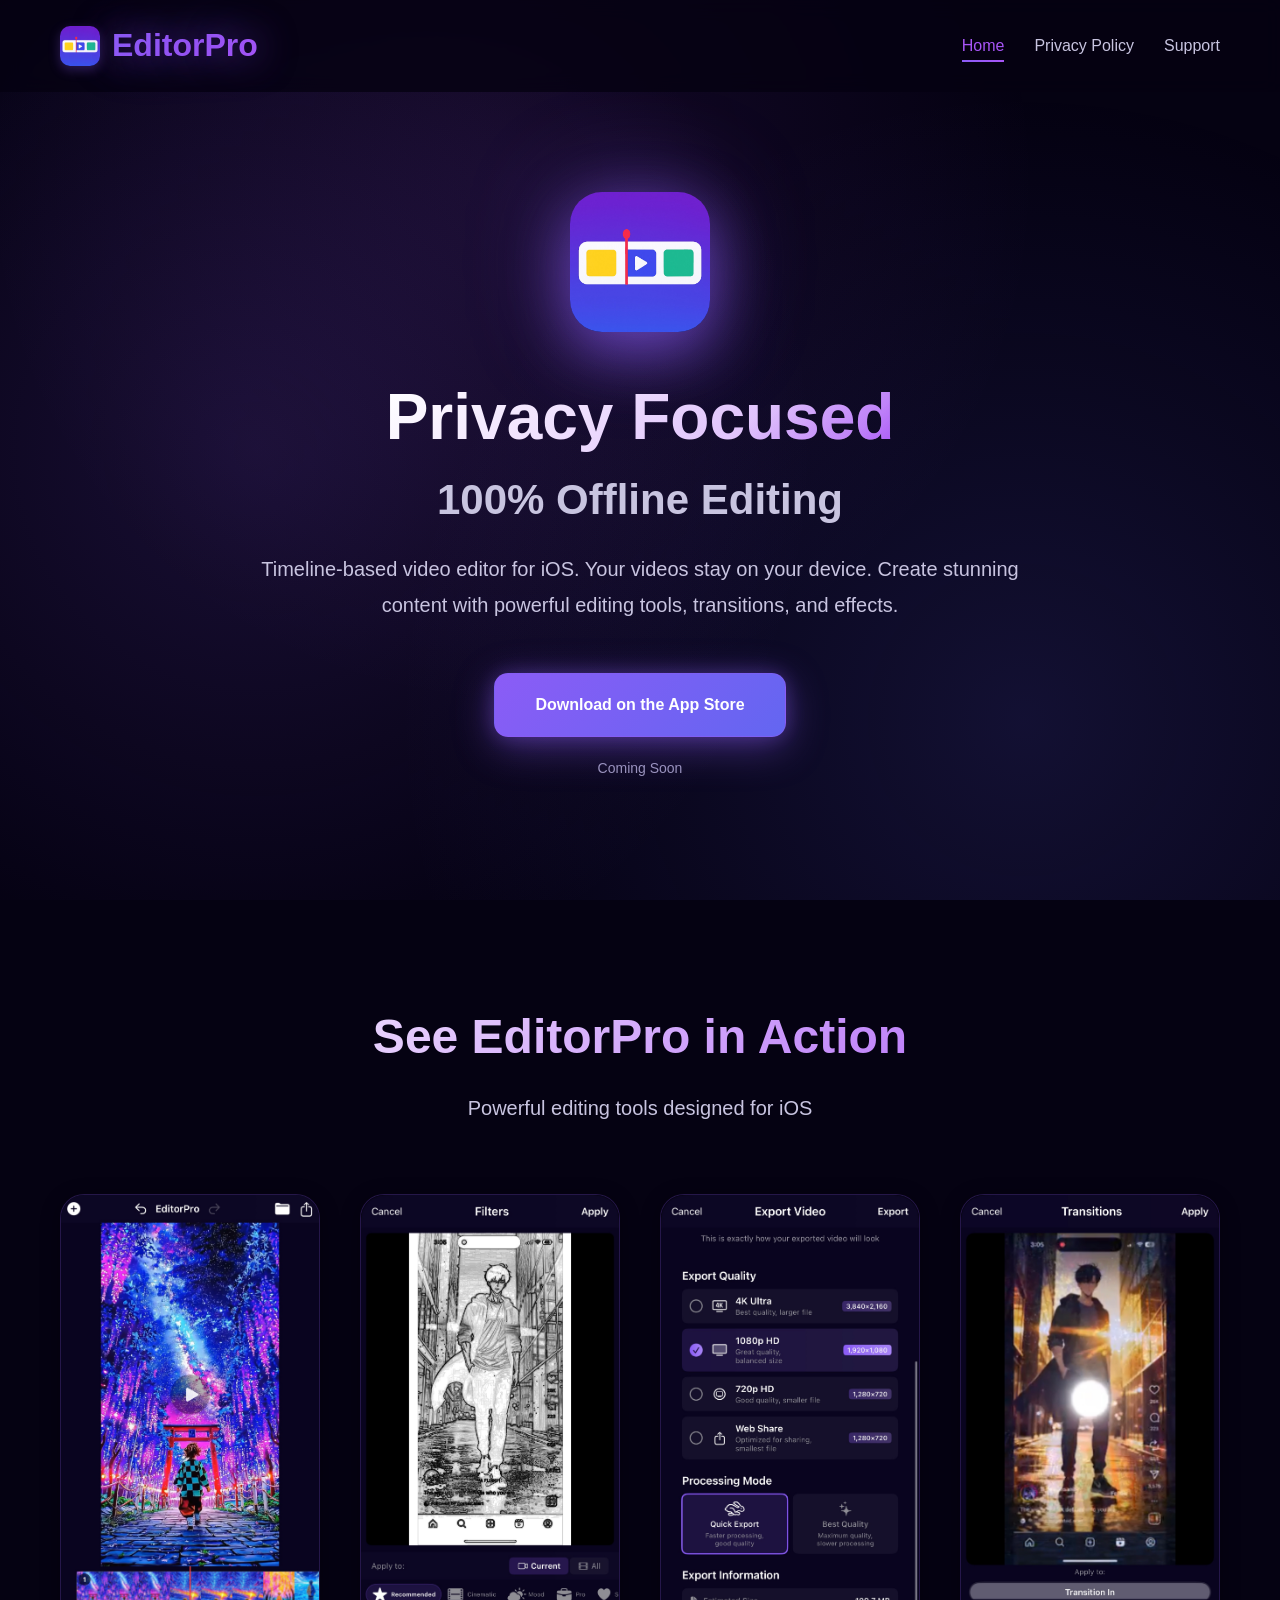
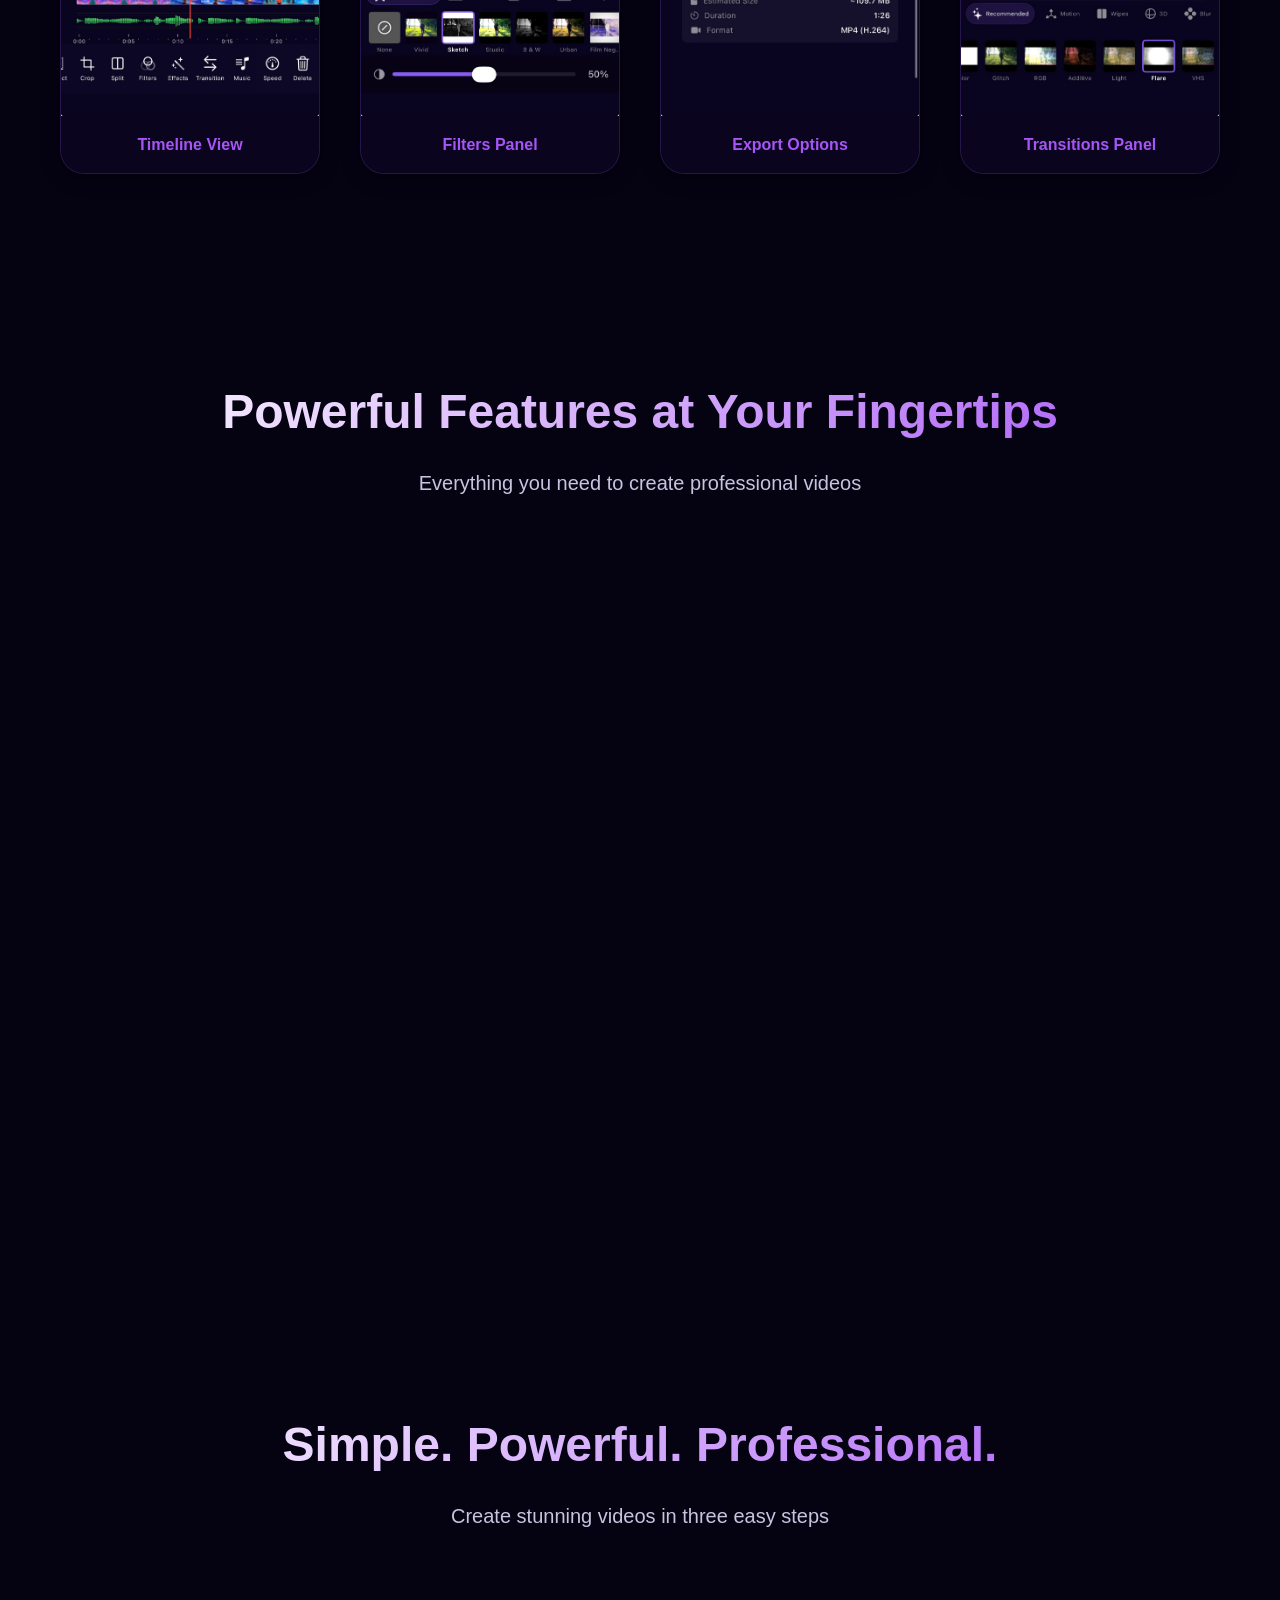
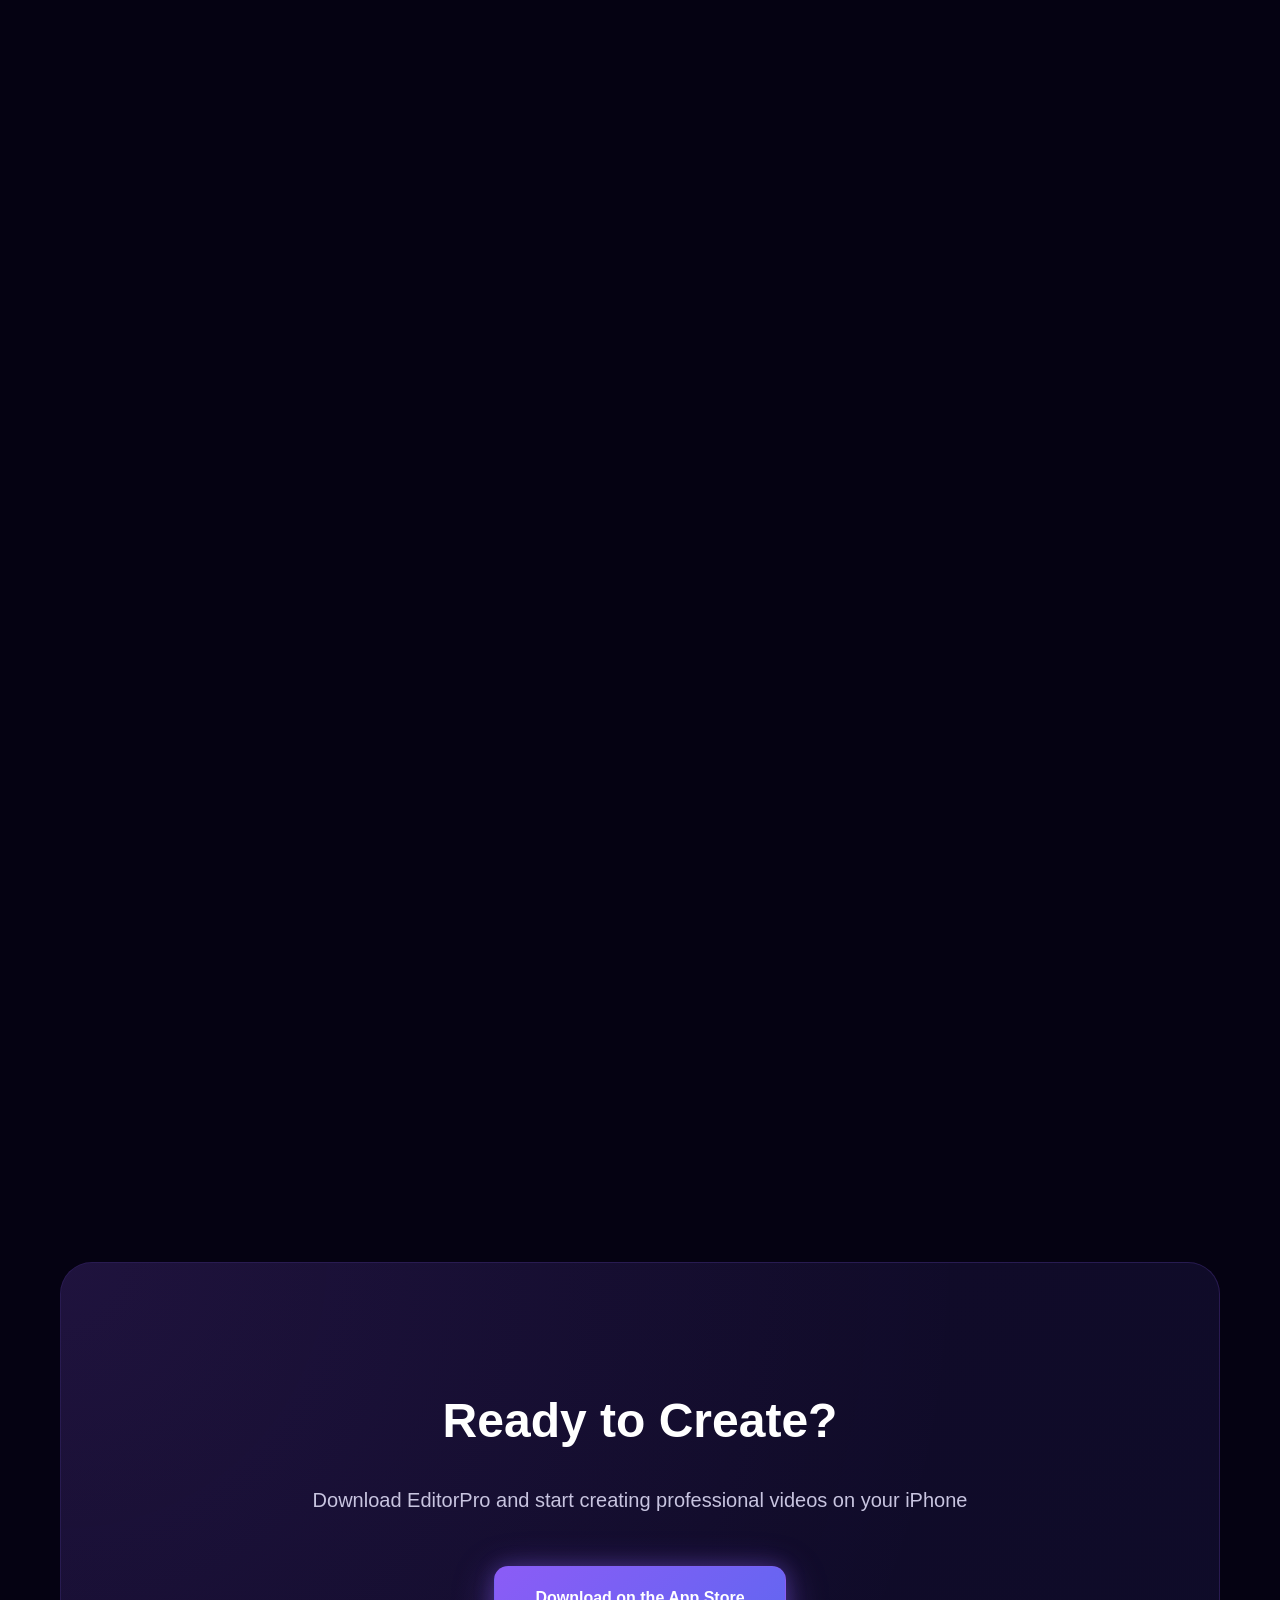
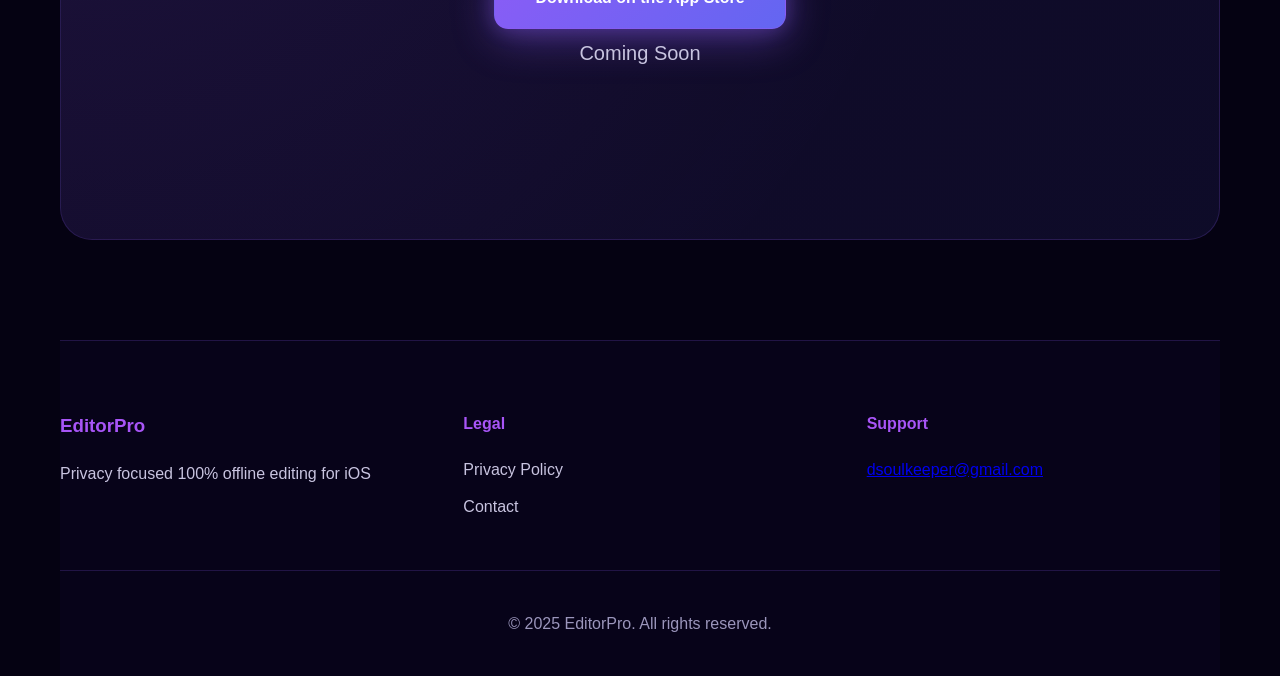
<file: index.html>
<!DOCTYPE html>
<html lang="en">
<head>
    <meta charset="UTF-8">
    <meta name="viewport" content="width=device-width, initial-scale=1.0">
    <meta name="description" content="EditorPro - Privacy Focused 100% Offline Editing for iOS. Your videos stay on your device. Timeline-based editor with transitions, effects, and powerful editing tools.">
    <meta name="keywords" content="video editor, iOS app, video editing, timeline editor, transitions, effects, mobile video editing, privacy-focused, offline video editor">
    <title>EditorPro - Privacy Focused 100% Offline Editing for iOS</title>

    <!-- Favicons -->
    <link rel="icon" type="image/png" sizes="32x32" href="assets/favicon-32x32.png">
    <link rel="icon" type="image/png" sizes="16x16" href="assets/favicon-16x16.png">
    <link rel="apple-touch-icon" sizes="180x180" href="assets/apple-touch-icon.png">

    <link rel="stylesheet" href="style.css">
</head>
<body>
    <!-- Progress Bar -->
    <div class="progress-bar" id="progressBar"></div>

    <header id="navbar">
        <div class="container">
            <div class="logo">
                <a href="index.html">
                    <img src="assets/app-icon.jpg" alt="EditorPro Logo" class="logo-icon">
                    <h1>EditorPro</h1>
                </a>
            </div>
            <nav>
                <a href="index.html" class="active">Home</a>
                <a href="privacy.html">Privacy Policy</a>
                <a href="support.html">Support</a>
            </nav>
        </div>
    </header>

    <div class="container">
        <!-- Hero Section -->
        <section class="hero">
            <div class="hero-content">
                <div class="hero-text">
                    <h1 class="hero-title-main" data-text="Privacy Focused">Privacy Focused</h1>
                    <h2 class="hero-title-sub">100% Offline Editing</h2>
                    <p class="hero-subtitle">Timeline-based video editor for iOS. Your videos stay on your device. Create stunning content with powerful editing tools, transitions, and effects.</p>
                </div>
                <div class="hero-cta">
                    <a href="#" class="btn btn-primary">
                        <span class="download-badge">Download on the App Store</span>
                    </a>
                    <p class="hero-note">Coming Soon</p>
                </div>
            </div>
            <div class="hero-image">
                <div class="app-icon">
                    <img src="assets/app-icon.jpg" alt="EditorPro App Icon">
                </div>
            </div>
        </section>

        <!-- Screenshots Section -->
        <section class="screenshots">
            <h2 class="section-title">See EditorPro in Action</h2>
            <p class="section-subtitle">Powerful editing tools designed for iOS</p>

            <div class="screenshots-grid">
                <div class="screenshot-item">
                    <img src="assets/screenshots/timeline.jpg" alt="Timeline View - EditorPro video editing interface" loading="lazy">
                    <p class="screenshot-caption">Timeline View</p>
                </div>
                <div class="screenshot-item">
                    <img src="assets/screenshots/filters.jpg" alt="Filters Panel - Color grading and visual effects" loading="lazy">
                    <p class="screenshot-caption">Filters Panel</p>
                </div>
                <div class="screenshot-item">
                    <img src="assets/screenshots/export.jpg" alt="Export Options - Video export settings" loading="lazy">
                    <p class="screenshot-caption">Export Options</p>
                </div>
                <div class="screenshot-item">
                    <img src="assets/screenshots/transitions.jpg" alt="Transitions Panel - Professional video transitions" loading="lazy">
                    <p class="screenshot-caption">Transitions Panel</p>
                </div>
            </div>
        </section>

        <!-- Features Section -->
        <section class="features">
            <h2 class="section-title">Powerful Features at Your Fingertips</h2>
            <p class="section-subtitle">Everything you need to create professional videos</p>

            <div class="features-grid">
                <div class="feature-card">
                    <div class="feature-icon">⏱️</div>
                    <h3>Timeline Editing</h3>
                    <p>Precise frame-by-frame control with an intuitive timeline interface. Drag, drop, and arrange clips with ease.</p>
                </div>

                <div class="feature-card">
                    <div class="feature-icon">✨</div>
                    <h3>Transitions & Effects</h3>
                    <p>20+ professional transitions and visual effects. Add polish to your videos with cinematic transitions.</p>
                </div>

                <div class="feature-card">
                    <div class="feature-icon">🎵</div>
                    <h3>Audio Control</h3>
                    <p>Volume adjustment, fade in/out, and waveform visualization. Complete audio editing toolkit.</p>
                </div>

                <div class="feature-card">
                    <div class="feature-icon">🎨</div>
                    <h3>Color Filters</h3>
                    <p>Cinematic color grading with 15+ preset filters. From vintage to modern, find your perfect look.</p>
                </div>

                <div class="feature-card">
                    <div class="feature-icon">📐</div>
                    <h3>Multiple Aspect Ratios</h3>
                    <p>16:9, 9:16, 1:1, 4:5 - perfect for any platform. YouTube, Instagram, TikTok ready.</p>
                </div>

                <div class="feature-card">
                    <div class="feature-icon">↩️</div>
                    <h3>Undo/Redo History</h3>
                    <p>Never lose your work with unlimited undo/redo. Experiment freely and revert anytime.</p>
                </div>
            </div>
        </section>

        <!-- How It Works Section -->
        <section class="how-it-works">
            <h2 class="section-title">Simple. Powerful. Professional.</h2>
            <p class="section-subtitle">Create stunning videos in three easy steps</p>

            <div class="steps">
                <div class="step">
                    <div class="step-number">1</div>
                    <h3>Import</h3>
                    <p>Import videos from your photo library. EditorPro supports all standard video formats.</p>
                </div>

                <div class="step">
                    <div class="step-number">2</div>
                    <h3>Edit</h3>
                    <p>Add transitions, effects, and adjust timing on the timeline. Trim, split, and rearrange with precision.</p>
                </div>

                <div class="step">
                    <div class="step-number">3</div>
                    <h3>Export</h3>
                    <p>Save in high quality and share anywhere. Export to your photo library or share directly.</p>
                </div>
            </div>
        </section>

        <!-- Privacy Section -->
        <section class="privacy-callout">
            <h2 class="section-title">Your Privacy Matters</h2>
            <p class="section-subtitle">Built with privacy at the core</p>

            <div class="privacy-features">
                <div class="privacy-item">
                    <span class="privacy-icon">🔒</span>
                    <h3>No Personal Data</h3>
                    <p>We never collect personal information or identifiable data</p>
                </div>

                <div class="privacy-item">
                    <span class="privacy-icon">📱</span>
                    <h3>Local Processing</h3>
                    <p>All video editing happens on your device</p>
                </div>

                <div class="privacy-item">
                    <span class="privacy-icon">🎬</span>
                    <h3>Videos Stay Private</h3>
                    <p>Your content never leaves your device</p>
                </div>
            </div>

            <p class="privacy-link">
                <a href="privacy.html">Read our full Privacy Policy</a>
            </p>
        </section>

        <!-- CTA Section -->
        <section class="cta">
            <h2>Ready to Create?</h2>
            <p>Download EditorPro and start creating professional videos on your iPhone</p>
            <a href="#" class="btn btn-primary">
                <span class="download-badge">Download on the App Store</span>
            </a>
            <p class="cta-note">Coming Soon</p>
        </section>

        <!-- Footer -->
        <footer>
            <div class="footer-content">
                <div class="footer-section">
                    <h3>EditorPro</h3>
                    <p>Privacy focused 100% offline editing for iOS</p>
                </div>

                <div class="footer-section">
                    <h4>Legal</h4>
                    <nav>
                        <a href="privacy.html">Privacy Policy</a>
                        <a href="mailto:dsoulkeeper@gmail.com">Contact</a>
                    </nav>
                </div>

                <div class="footer-section">
                    <h4>Support</h4>
                    <p><a href="mailto:dsoulkeeper@gmail.com">dsoulkeeper@gmail.com</a></p>
                </div>
            </div>

            <div class="footer-bottom">
                <p>&copy; 2025 EditorPro. All rights reserved.</p>
            </div>
        </footer>
    </div>

    <!-- Floating Back to Top Button -->
    <button class="back-to-top" id="backToTop" aria-label="Back to top">↑</button>

    <!-- JavaScript -->
    <script>
        // Progress Bar
        window.addEventListener('scroll', () => {
            const winScroll = document.body.scrollTop || document.documentElement.scrollTop;
            const height = document.documentElement.scrollHeight - document.documentElement.clientHeight;
            const scrolled = (winScroll / height) * 100;
            document.getElementById('progressBar').style.width = scrolled + '%';
        });

        // Back to Top Button
        const backToTop = document.getElementById('backToTop');

        window.addEventListener('scroll', () => {
            if (window.pageYOffset > 300) {
                backToTop.classList.add('visible');
            } else {
                backToTop.classList.remove('visible');
            }
        });

        backToTop.addEventListener('click', () => {
            window.scrollTo({
                top: 0,
                behavior: 'smooth'
            });
        });

        // Navbar background on scroll
        const navbar = document.getElementById('navbar');
        window.addEventListener('scroll', () => {
            if (window.scrollY > 50) {
                navbar.classList.add('scrolled');
            } else {
                navbar.classList.remove('scrolled');
            }
        });

        // Intersection Observer for Animations
        const observerOptions = {
            threshold: 0.1,
            rootMargin: '0px 0px -50px 0px'
        };

        const observer = new IntersectionObserver((entries) => {
            entries.forEach(entry => {
                if (entry.isIntersecting) {
                    entry.target.classList.add('animated');
                }
            });
        }, observerOptions);

        // Observe elements for scroll animations
        document.addEventListener('DOMContentLoaded', () => {
            const animatedElements = document.querySelectorAll('.feature-card, .step, .privacy-callout, .screenshots-grid, .cta');
            animatedElements.forEach(el => {
                el.classList.add('animate-on-scroll');
                observer.observe(el);
            });
        });
    </script>
</body>
</html>
</file>
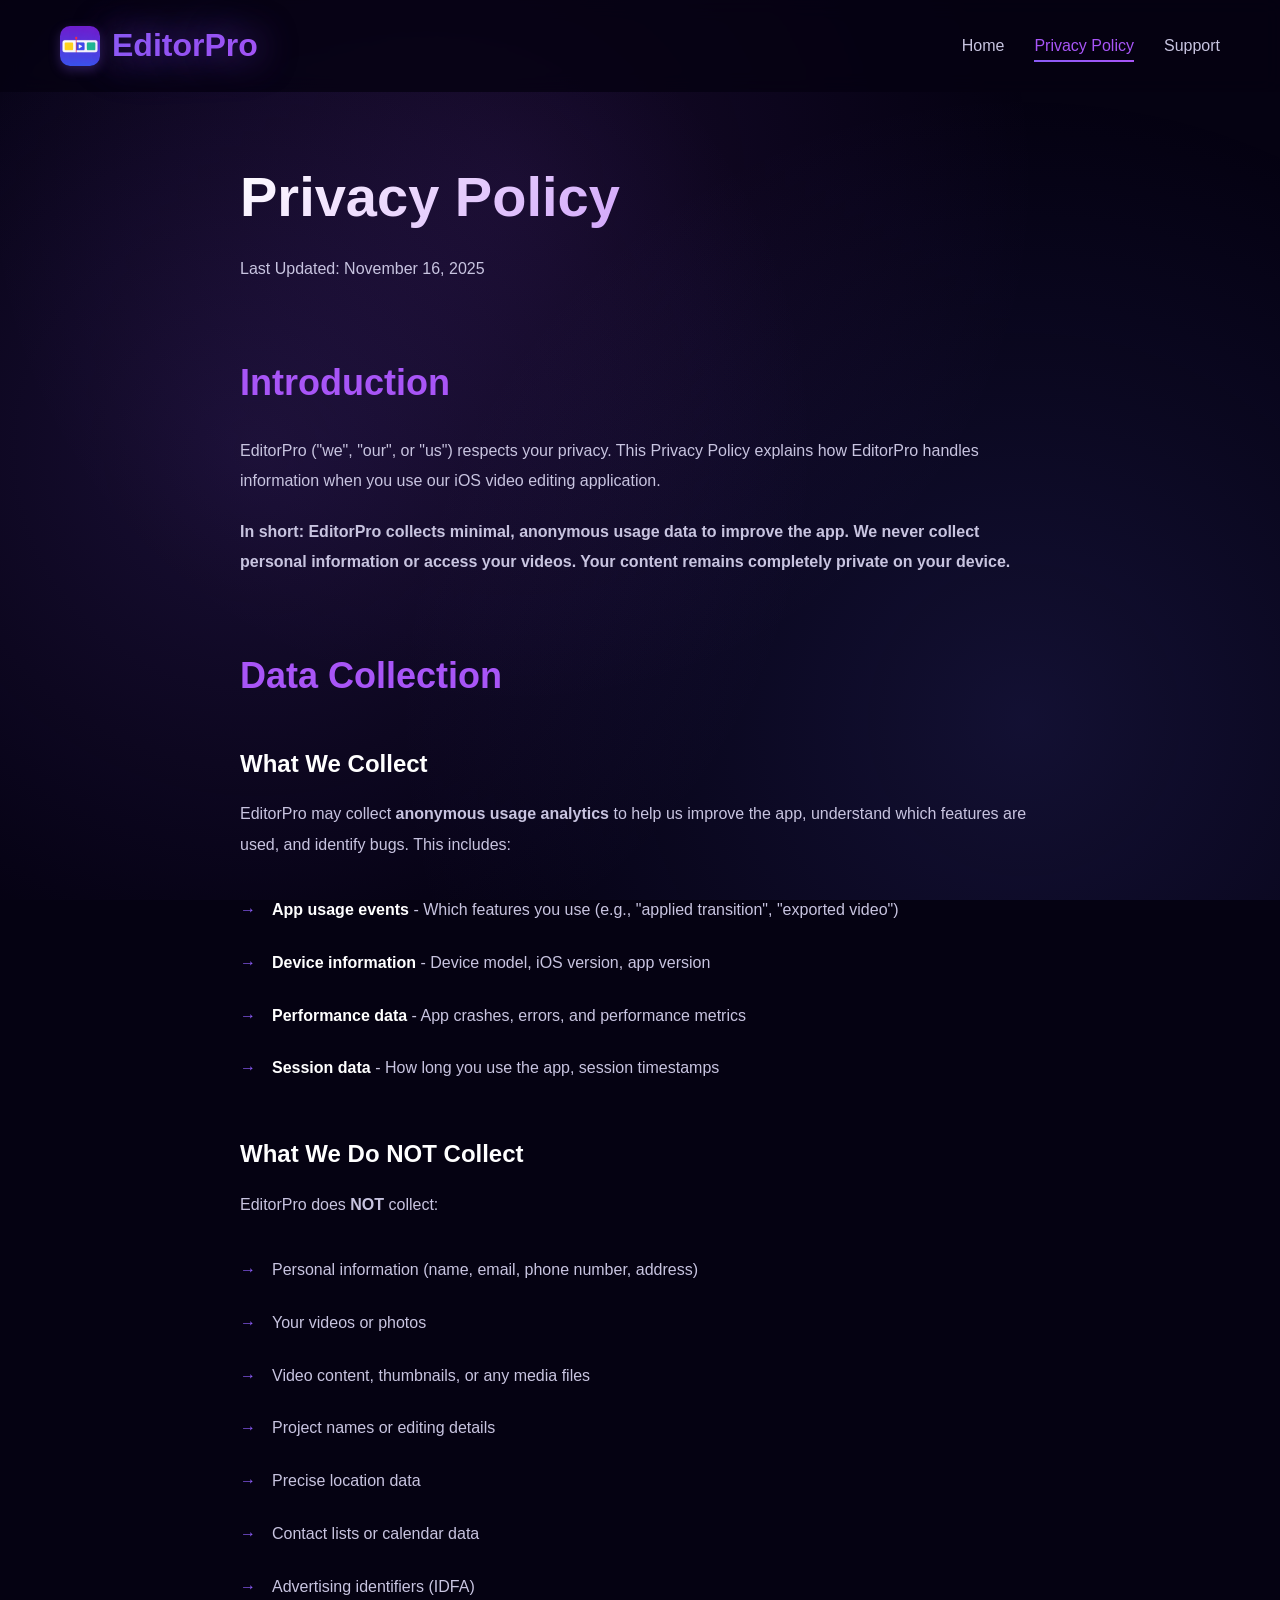
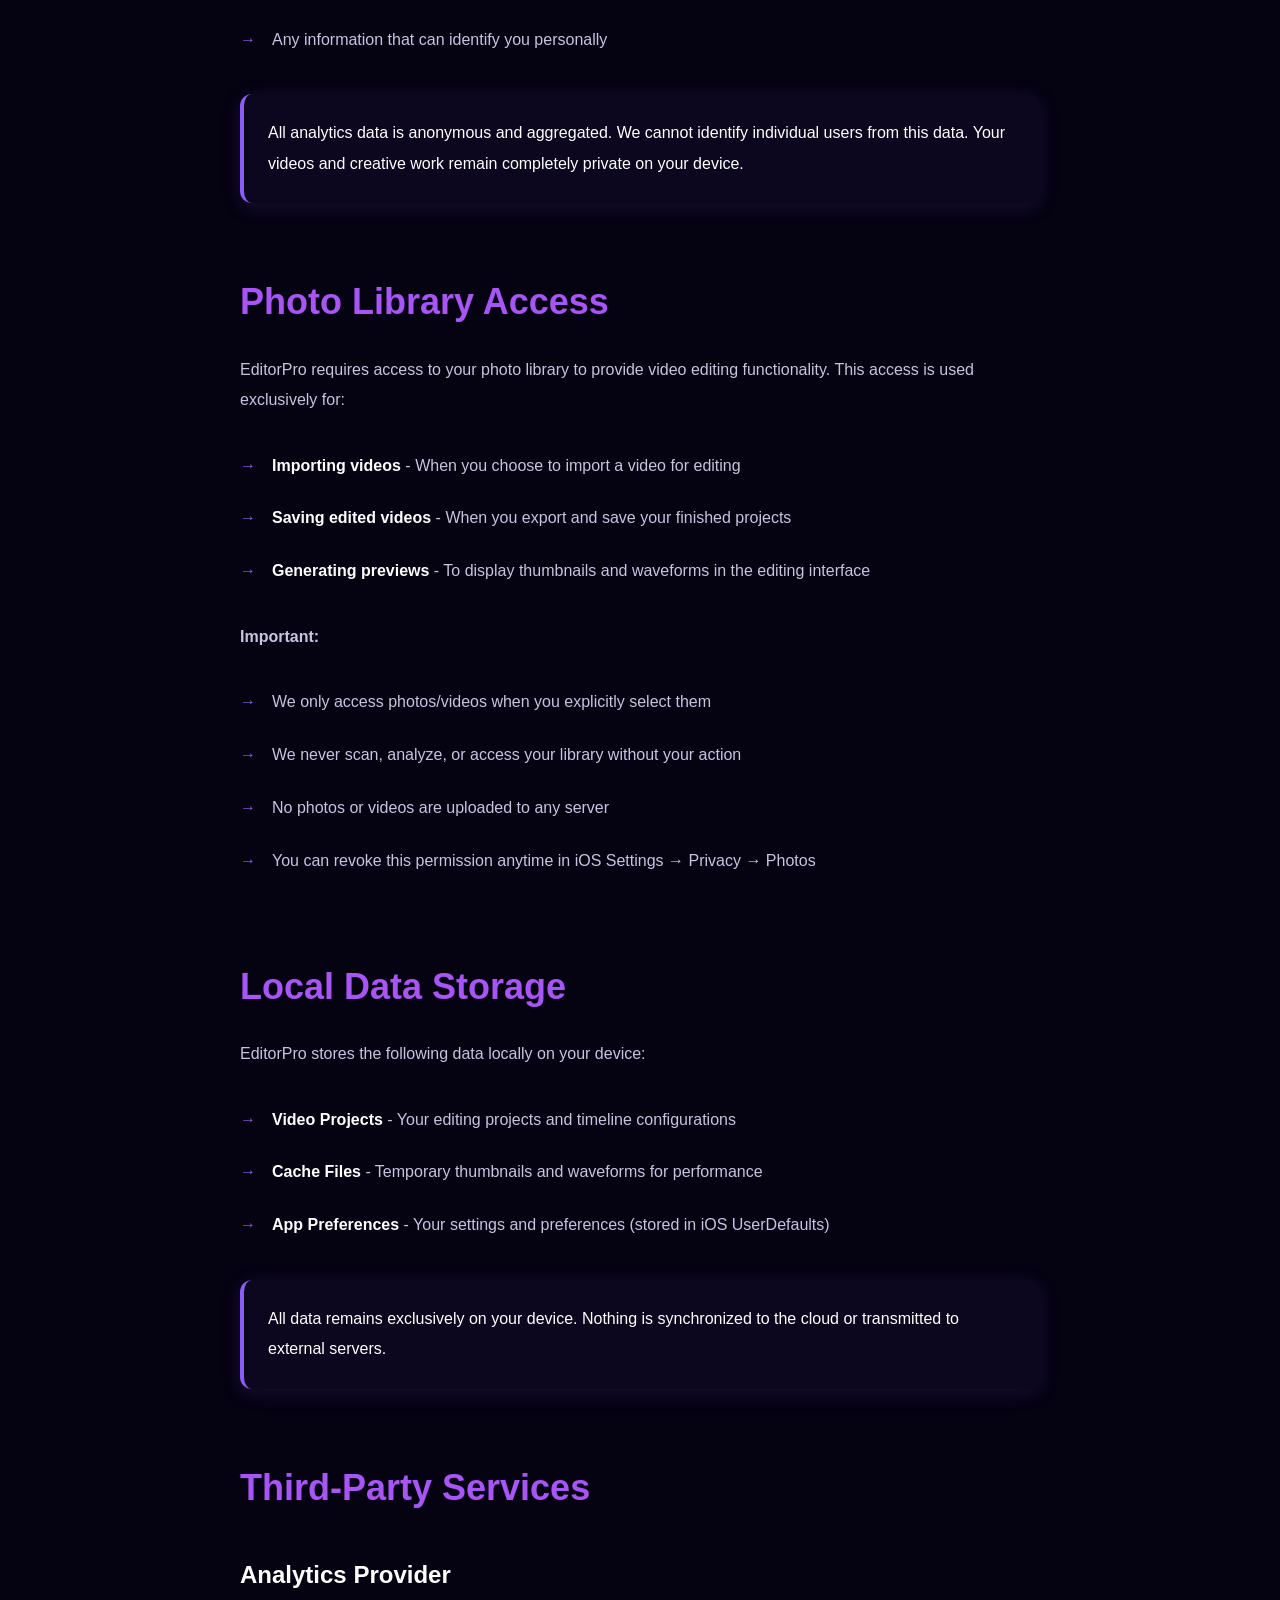
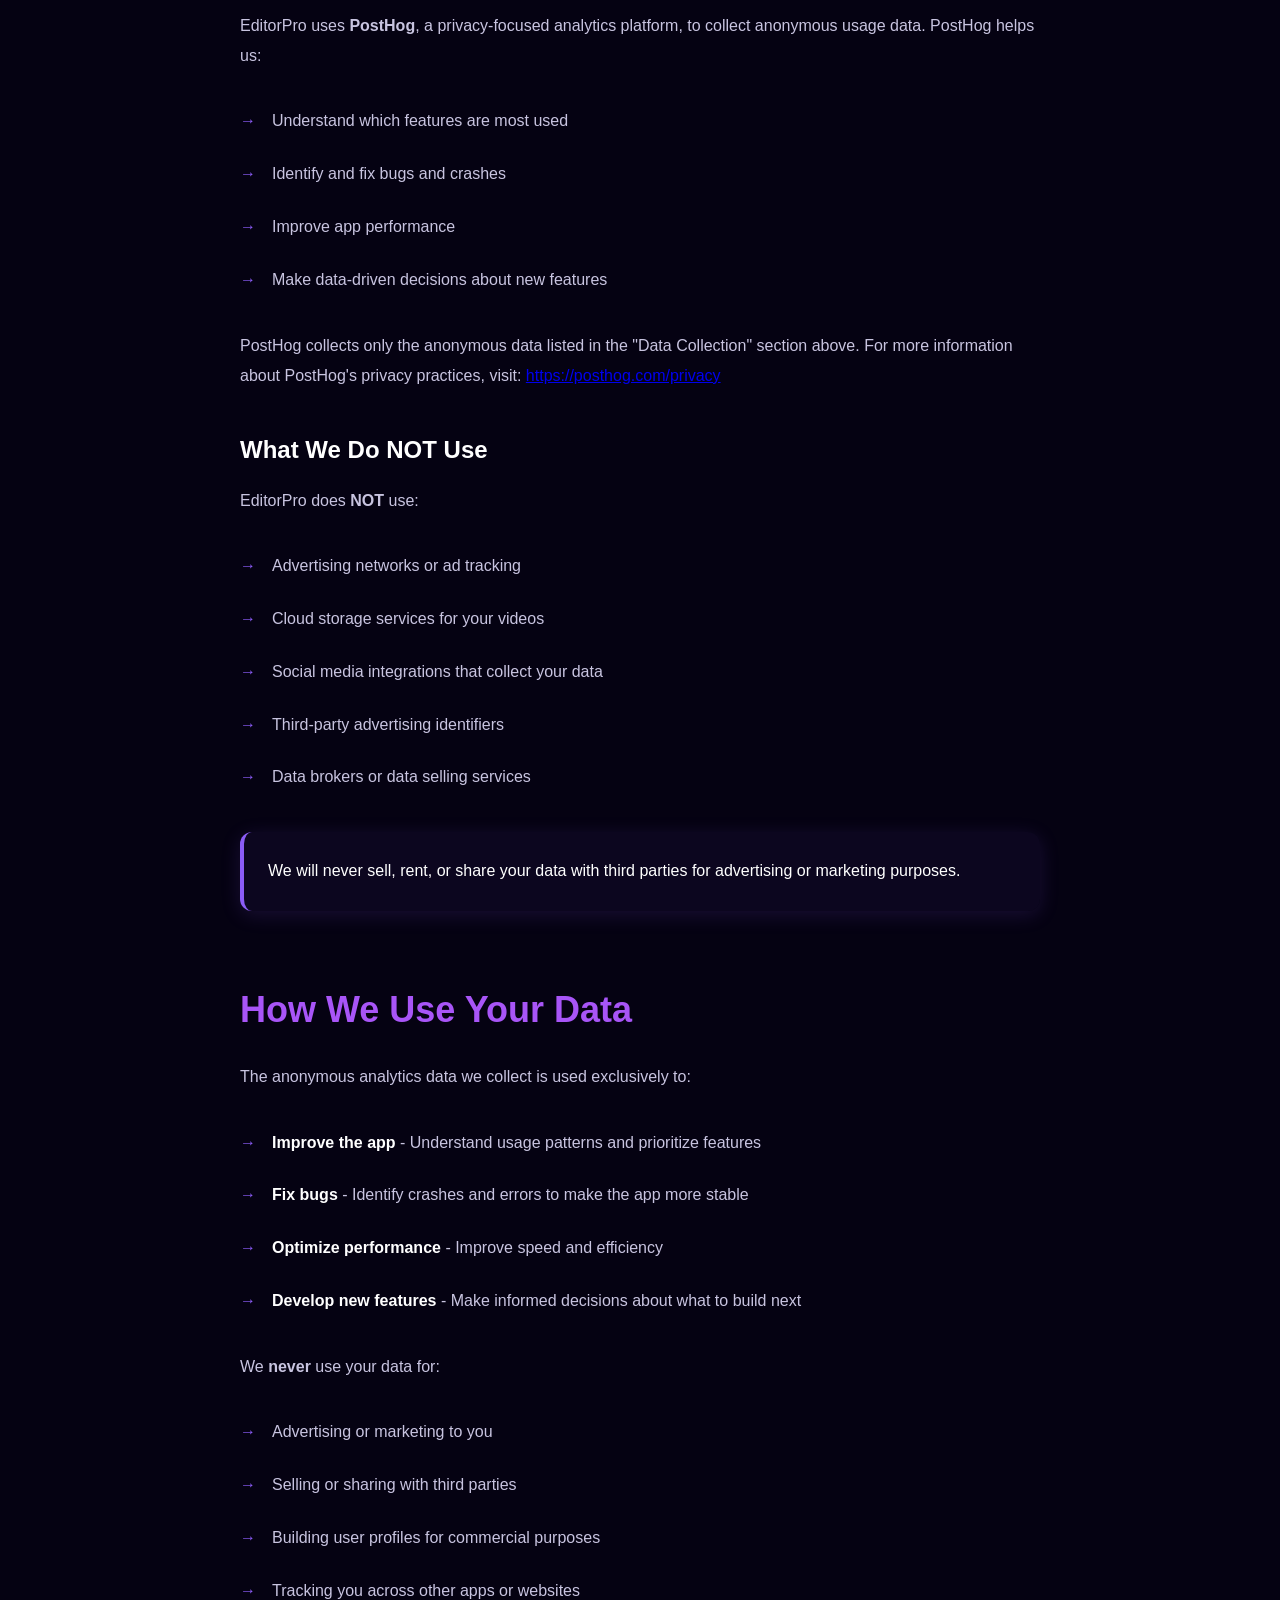
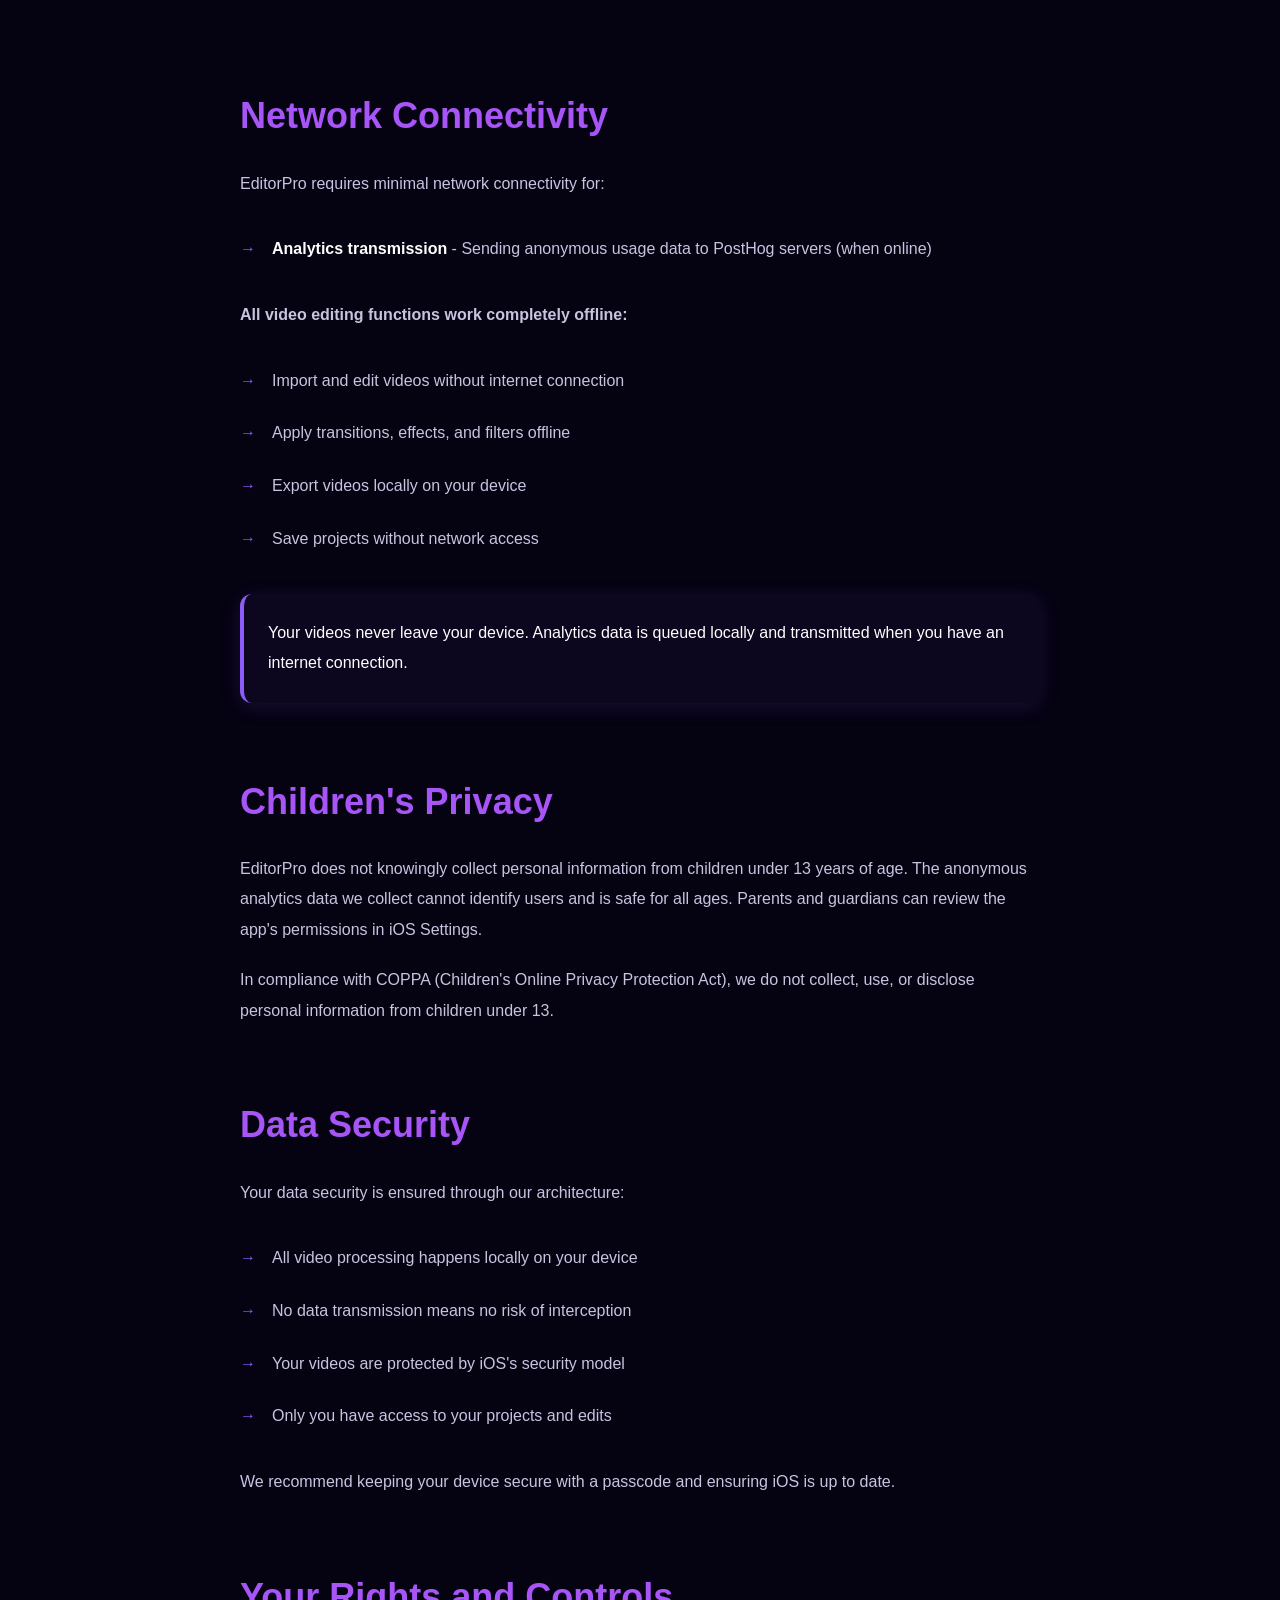
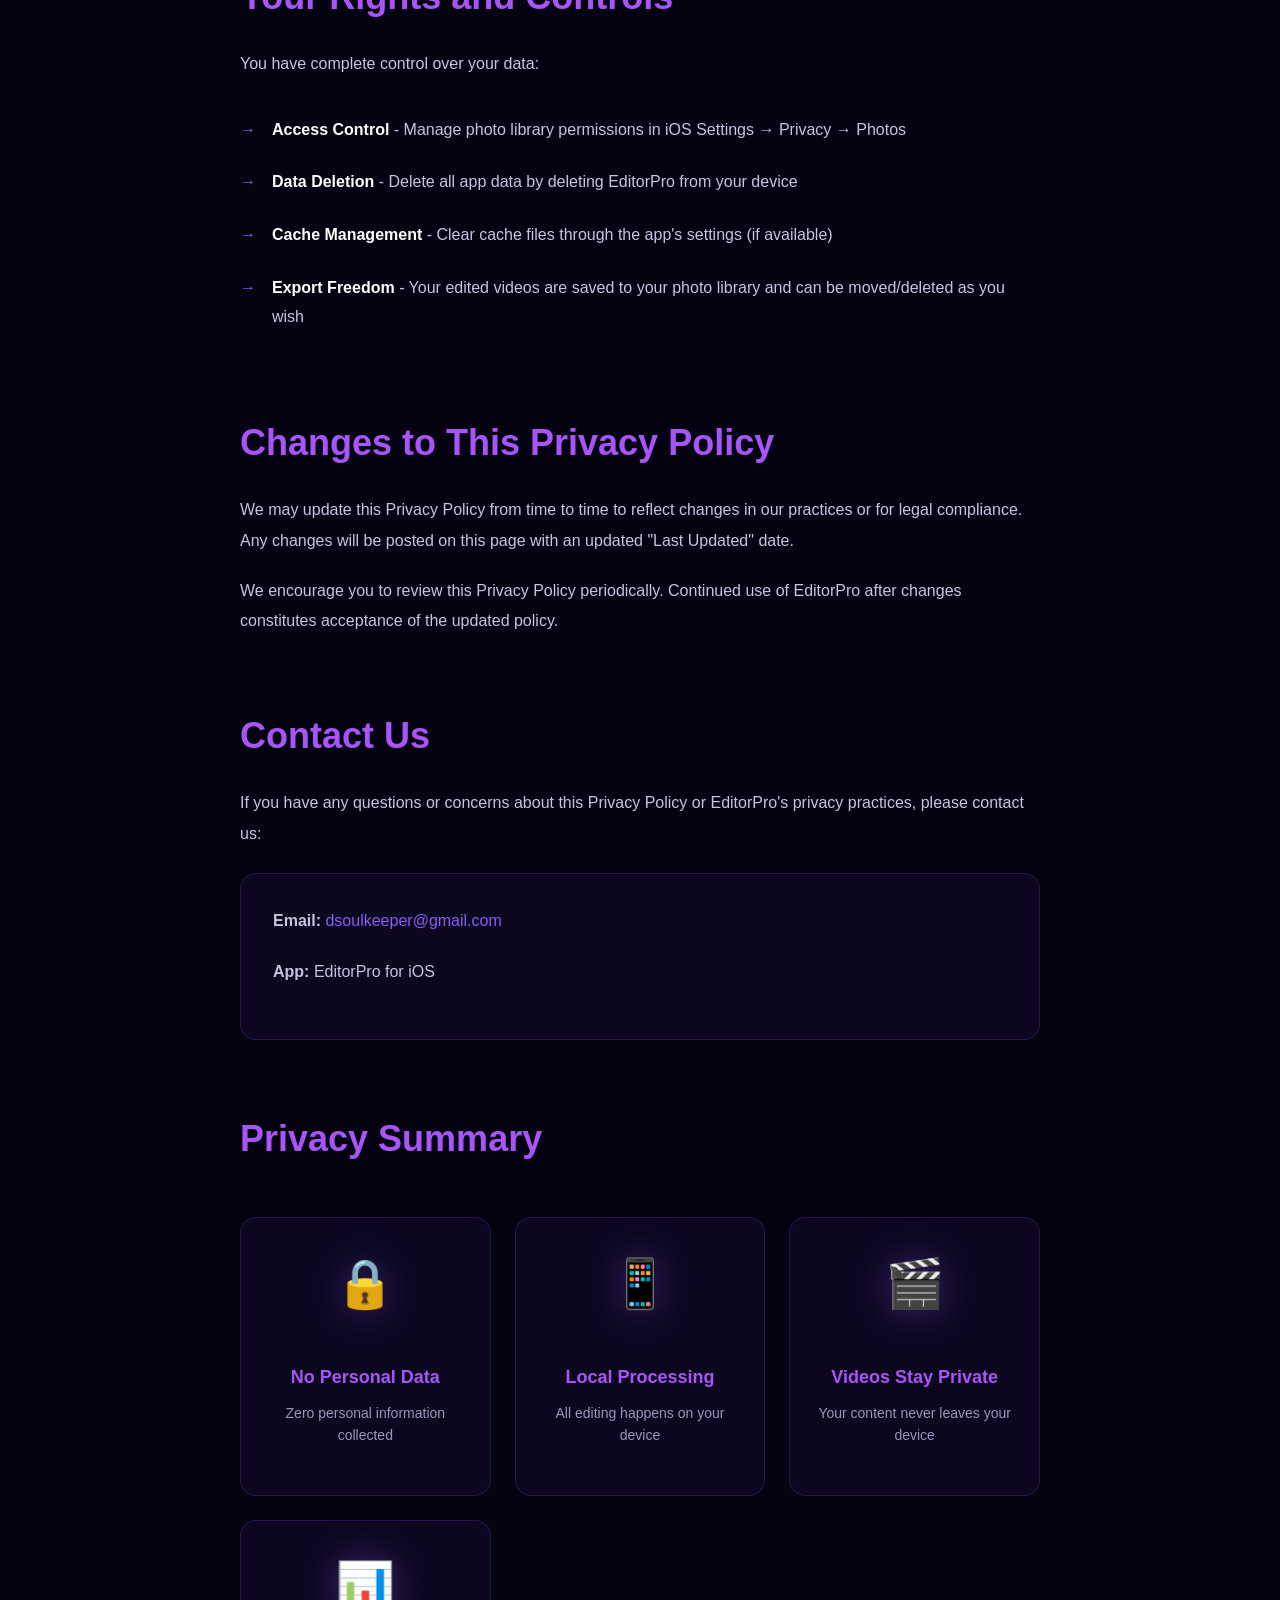
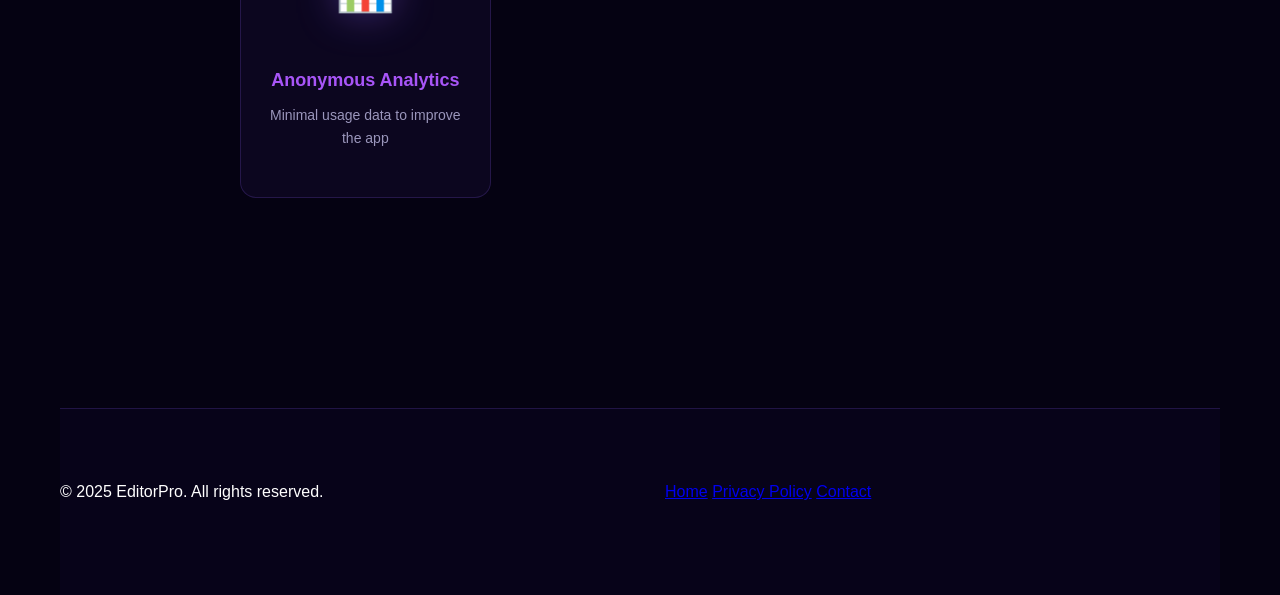
<file: privacy.html>
<!DOCTYPE html>
<html lang="en">
<head>
    <meta charset="UTF-8">
    <meta name="viewport" content="width=device-width, initial-scale=1.0">
    <meta name="description" content="EditorPro Privacy Policy - Learn how we protect your privacy and handle your data.">
    <title>Privacy Policy - EditorPro</title>

    <!-- Favicons -->
    <link rel="icon" type="image/png" sizes="32x32" href="assets/favicon-32x32.png">
    <link rel="icon" type="image/png" sizes="16x16" href="assets/favicon-16x16.png">
    <link rel="apple-touch-icon" sizes="180x180" href="assets/apple-touch-icon.png">

    <link rel="stylesheet" href="style.css">
</head>
<body>
    <!-- Progress Bar -->
    <div class="progress-bar" id="progressBar"></div>

    <header id="navbar">
        <div class="container">
            <div class="logo">
                <a href="index.html">
                    <img src="assets/app-icon.jpg" alt="EditorPro Logo" class="logo-icon">
                    <h1>EditorPro</h1>
                </a>
            </div>
            <nav>
                <a href="index.html">Home</a>
                <a href="privacy.html" class="active">Privacy Policy</a>
                <a href="support.html">Support</a>
            </nav>
        </div>
    </header>

    <div class="container">
        <main class="privacy-content">
            <h1>Privacy Policy</h1>
            <p class="last-updated">Last Updated: November 16, 2025</p>

            <section>
                <h2>Introduction</h2>
                <p>EditorPro ("we", "our", or "us") respects your privacy. This Privacy Policy explains how EditorPro handles information when you use our iOS video editing application.</p>
                <p><strong>In short: EditorPro collects minimal, anonymous usage data to improve the app. We never collect personal information or access your videos. Your content remains completely private on your device.</strong></p>
            </section>

            <section>
                <h2>Data Collection</h2>

                <h3>What We Collect</h3>
                <p>EditorPro may collect <strong>anonymous usage analytics</strong> to help us improve the app, understand which features are used, and identify bugs. This includes:</p>
                <ul>
                    <li><strong>App usage events</strong> - Which features you use (e.g., "applied transition", "exported video")</li>
                    <li><strong>Device information</strong> - Device model, iOS version, app version</li>
                    <li><strong>Performance data</strong> - App crashes, errors, and performance metrics</li>
                    <li><strong>Session data</strong> - How long you use the app, session timestamps</li>
                </ul>

                <h3>What We Do NOT Collect</h3>
                <p>EditorPro does <strong>NOT</strong> collect:</p>
                <ul>
                    <li>Personal information (name, email, phone number, address)</li>
                    <li>Your videos or photos</li>
                    <li>Video content, thumbnails, or any media files</li>
                    <li>Project names or editing details</li>
                    <li>Precise location data</li>
                    <li>Contact lists or calendar data</li>
                    <li>Advertising identifiers (IDFA)</li>
                    <li>Any information that can identify you personally</li>
                </ul>
                <p class="highlight">All analytics data is anonymous and aggregated. We cannot identify individual users from this data. Your videos and creative work remain completely private on your device.</p>
            </section>

            <section>
                <h2>Photo Library Access</h2>
                <p>EditorPro requires access to your photo library to provide video editing functionality. This access is used exclusively for:</p>
                <ul>
                    <li><strong>Importing videos</strong> - When you choose to import a video for editing</li>
                    <li><strong>Saving edited videos</strong> - When you export and save your finished projects</li>
                    <li><strong>Generating previews</strong> - To display thumbnails and waveforms in the editing interface</li>
                </ul>
                <p><strong>Important:</strong></p>
                <ul>
                    <li>We only access photos/videos when you explicitly select them</li>
                    <li>We never scan, analyze, or access your library without your action</li>
                    <li>No photos or videos are uploaded to any server</li>
                    <li>You can revoke this permission anytime in iOS Settings → Privacy → Photos</li>
                </ul>
            </section>

            <section>
                <h2>Local Data Storage</h2>
                <p>EditorPro stores the following data locally on your device:</p>
                <ul>
                    <li><strong>Video Projects</strong> - Your editing projects and timeline configurations</li>
                    <li><strong>Cache Files</strong> - Temporary thumbnails and waveforms for performance</li>
                    <li><strong>App Preferences</strong> - Your settings and preferences (stored in iOS UserDefaults)</li>
                </ul>
                <p class="highlight">All data remains exclusively on your device. Nothing is synchronized to the cloud or transmitted to external servers.</p>
            </section>

            <section>
                <h2>Third-Party Services</h2>

                <h3>Analytics Provider</h3>
                <p>EditorPro uses <strong>PostHog</strong>, a privacy-focused analytics platform, to collect anonymous usage data. PostHog helps us:</p>
                <ul>
                    <li>Understand which features are most used</li>
                    <li>Identify and fix bugs and crashes</li>
                    <li>Improve app performance</li>
                    <li>Make data-driven decisions about new features</li>
                </ul>
                <p>PostHog collects only the anonymous data listed in the "Data Collection" section above. For more information about PostHog's privacy practices, visit: <a href="https://posthog.com/privacy" target="_blank" rel="noopener">https://posthog.com/privacy</a></p>

                <h3>What We Do NOT Use</h3>
                <p>EditorPro does <strong>NOT</strong> use:</p>
                <ul>
                    <li>Advertising networks or ad tracking</li>
                    <li>Cloud storage services for your videos</li>
                    <li>Social media integrations that collect your data</li>
                    <li>Third-party advertising identifiers</li>
                    <li>Data brokers or data selling services</li>
                </ul>
                <p class="highlight">We will never sell, rent, or share your data with third parties for advertising or marketing purposes.</p>
            </section>

            <section>
                <h2>How We Use Your Data</h2>
                <p>The anonymous analytics data we collect is used exclusively to:</p>
                <ul>
                    <li><strong>Improve the app</strong> - Understand usage patterns and prioritize features</li>
                    <li><strong>Fix bugs</strong> - Identify crashes and errors to make the app more stable</li>
                    <li><strong>Optimize performance</strong> - Improve speed and efficiency</li>
                    <li><strong>Develop new features</strong> - Make informed decisions about what to build next</li>
                </ul>
                <p>We <strong>never</strong> use your data for:</p>
                <ul>
                    <li>Advertising or marketing to you</li>
                    <li>Selling or sharing with third parties</li>
                    <li>Building user profiles for commercial purposes</li>
                    <li>Tracking you across other apps or websites</li>
                </ul>
            </section>

            <section>
                <h2>Network Connectivity</h2>
                <p>EditorPro requires minimal network connectivity for:</p>
                <ul>
                    <li><strong>Analytics transmission</strong> - Sending anonymous usage data to PostHog servers (when online)</li>
                </ul>

                <p><strong>All video editing functions work completely offline:</strong></p>
                <ul>
                    <li>Import and edit videos without internet connection</li>
                    <li>Apply transitions, effects, and filters offline</li>
                    <li>Export videos locally on your device</li>
                    <li>Save projects without network access</li>
                </ul>
                <p class="highlight">Your videos never leave your device. Analytics data is queued locally and transmitted when you have an internet connection.</p>
            </section>

            <section>
                <h2>Children's Privacy</h2>
                <p>EditorPro does not knowingly collect personal information from children under 13 years of age. The anonymous analytics data we collect cannot identify users and is safe for all ages. Parents and guardians can review the app's permissions in iOS Settings.</p>
                <p>In compliance with COPPA (Children's Online Privacy Protection Act), we do not collect, use, or disclose personal information from children under 13.</p>
            </section>

            <section>
                <h2>Data Security</h2>
                <p>Your data security is ensured through our architecture:</p>
                <ul>
                    <li>All video processing happens locally on your device</li>
                    <li>No data transmission means no risk of interception</li>
                    <li>Your videos are protected by iOS's security model</li>
                    <li>Only you have access to your projects and edits</li>
                </ul>
                <p>We recommend keeping your device secure with a passcode and ensuring iOS is up to date.</p>
            </section>

            <section>
                <h2>Your Rights and Controls</h2>
                <p>You have complete control over your data:</p>
                <ul>
                    <li><strong>Access Control</strong> - Manage photo library permissions in iOS Settings → Privacy → Photos</li>
                    <li><strong>Data Deletion</strong> - Delete all app data by deleting EditorPro from your device</li>
                    <li><strong>Cache Management</strong> - Clear cache files through the app's settings (if available)</li>
                    <li><strong>Export Freedom</strong> - Your edited videos are saved to your photo library and can be moved/deleted as you wish</li>
                </ul>
            </section>

            <section>
                <h2>Changes to This Privacy Policy</h2>
                <p>We may update this Privacy Policy from time to time to reflect changes in our practices or for legal compliance. Any changes will be posted on this page with an updated "Last Updated" date.</p>
                <p>We encourage you to review this Privacy Policy periodically. Continued use of EditorPro after changes constitutes acceptance of the updated policy.</p>
            </section>

            <section>
                <h2>Contact Us</h2>
                <p>If you have any questions or concerns about this Privacy Policy or EditorPro's privacy practices, please contact us:</p>
                <div class="contact-info">
                    <p><strong>Email:</strong> <a href="mailto:dsoulkeeper@gmail.com">dsoulkeeper@gmail.com</a></p>
                    <p><strong>App:</strong> EditorPro for iOS</p>
                </div>
            </section>

            <section class="summary">
                <h2>Privacy Summary</h2>
                <div class="privacy-badges">
                    <div class="badge">
                        <span class="icon">🔒</span>
                        <h3>No Personal Data</h3>
                        <p>Zero personal information collected</p>
                    </div>
                    <div class="badge">
                        <span class="icon">📱</span>
                        <h3>Local Processing</h3>
                        <p>All editing happens on your device</p>
                    </div>
                    <div class="badge">
                        <span class="icon">🎬</span>
                        <h3>Videos Stay Private</h3>
                        <p>Your content never leaves your device</p>
                    </div>
                    <div class="badge">
                        <span class="icon">📊</span>
                        <h3>Anonymous Analytics</h3>
                        <p>Minimal usage data to improve the app</p>
                    </div>
                </div>
            </section>
        </main>

        <footer>
            <div class="footer-content">
                <p>&copy; 2025 EditorPro. All rights reserved.</p>
                <nav>
                    <a href="index.html">Home</a>
                    <a href="privacy.html">Privacy Policy</a>
                    <a href="mailto:dsoulkeeper@gmail.com">Contact</a>
                </nav>
            </div>
        </footer>
    </div>

    <!-- Floating Back to Top Button -->
    <button class="back-to-top" id="backToTop" aria-label="Back to top">↑</button>

    <!-- JavaScript -->
    <script>
        // Progress Bar
        window.addEventListener('scroll', () => {
            const winScroll = document.body.scrollTop || document.documentElement.scrollTop;
            const height = document.documentElement.scrollHeight - document.documentElement.clientHeight;
            const scrolled = (winScroll / height) * 100;
            document.getElementById('progressBar').style.width = scrolled + '%';
        });

        // Back to Top Button
        const backToTop = document.getElementById('backToTop');

        window.addEventListener('scroll', () => {
            if (window.pageYOffset > 300) {
                backToTop.classList.add('visible');
            } else {
                backToTop.classList.remove('visible');
            }
        });

        backToTop.addEventListener('click', () => {
            window.scrollTo({
                top: 0,
                behavior: 'smooth'
            });
        });

        // Navbar background on scroll
        const navbar = document.getElementById('navbar');
        window.addEventListener('scroll', () => {
            if (window.scrollY > 50) {
                navbar.classList.add('scrolled');
            } else {
                navbar.classList.remove('scrolled');
            }
        });
    </script>
</body>
</html>
</file>
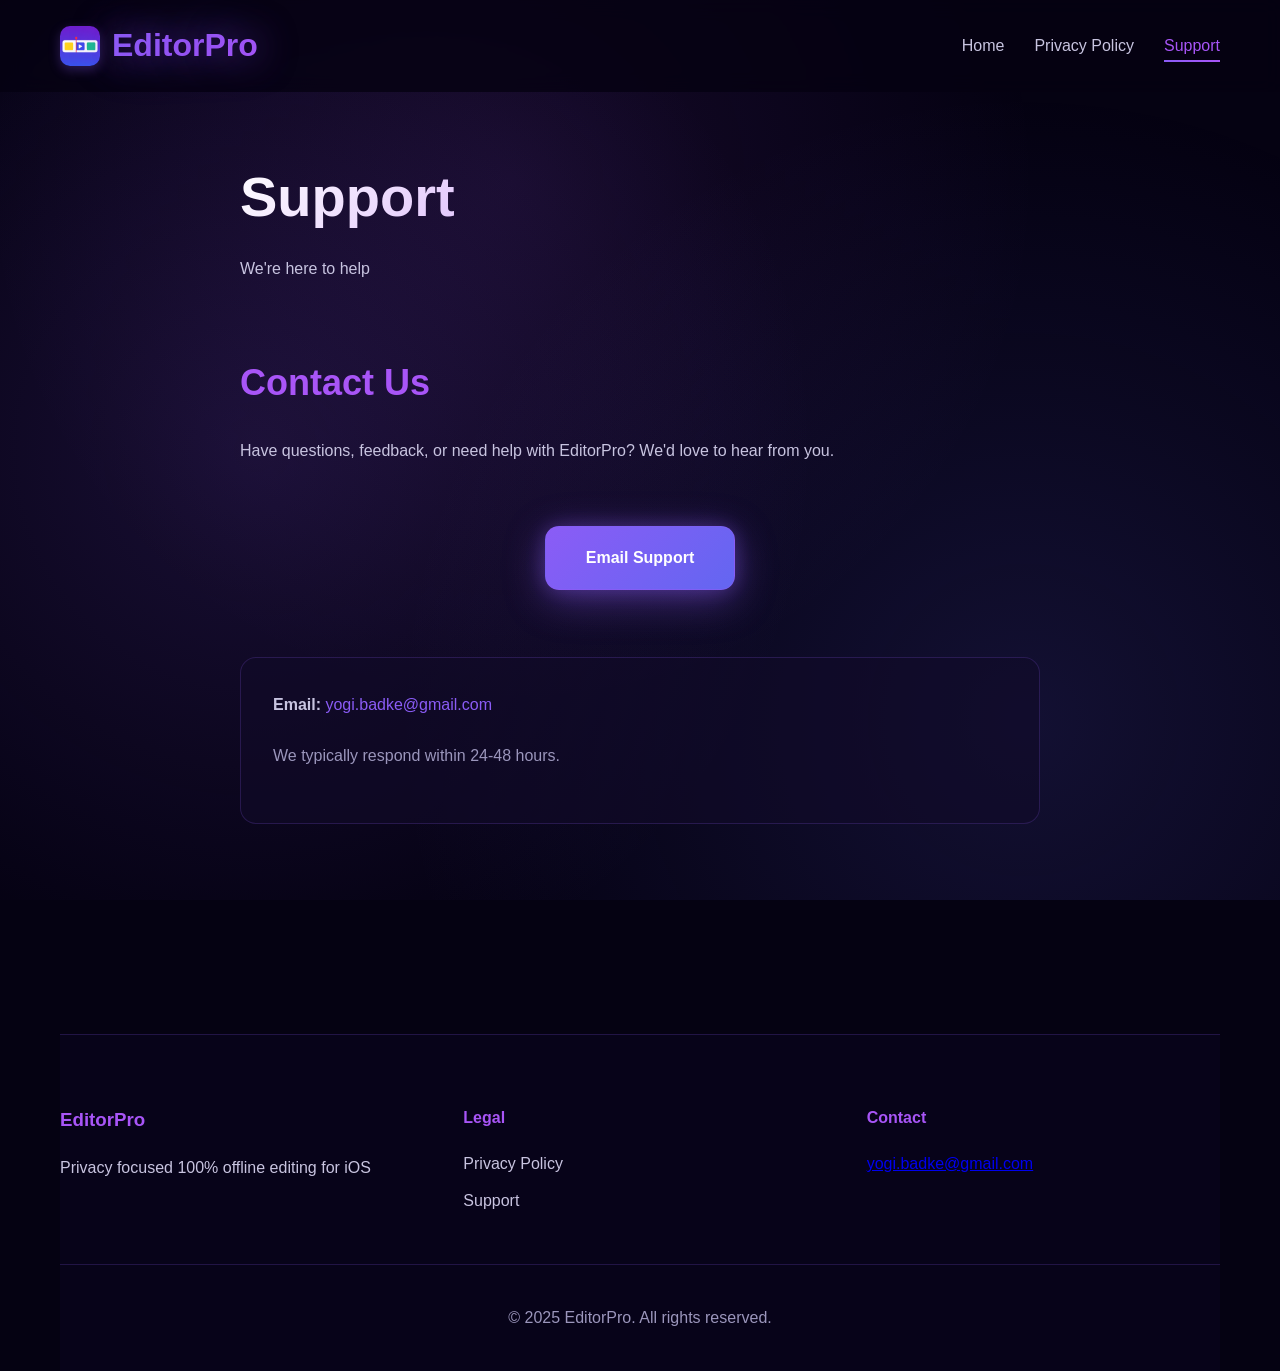
<file: support.html>
<!DOCTYPE html>
<html lang="en">
<head>
    <meta charset="UTF-8">
    <meta name="viewport" content="width=device-width, initial-scale=1.0">
    <meta name="description" content="EditorPro Support - Get help with EditorPro video editing app for iOS.">
    <title>Support - EditorPro</title>

    <!-- Favicons -->
    <link rel="icon" type="image/png" sizes="32x32" href="assets/favicon-32x32.png">
    <link rel="icon" type="image/png" sizes="16x16" href="assets/favicon-16x16.png">
    <link rel="apple-touch-icon" sizes="180x180" href="assets/apple-touch-icon.png">

    <link rel="stylesheet" href="style.css">
</head>
<body>
    <!-- Progress Bar -->
    <div class="progress-bar" id="progressBar"></div>

    <header id="navbar">
        <div class="container">
            <div class="logo">
                <a href="index.html">
                    <img src="assets/app-icon.jpg" alt="EditorPro Logo" class="logo-icon">
                    <h1>EditorPro</h1>
                </a>
            </div>
            <nav>
                <a href="index.html">Home</a>
                <a href="privacy.html">Privacy Policy</a>
                <a href="support.html" class="active">Support</a>
            </nav>
        </div>
    </header>

    <div class="container">
        <section class="privacy-content">
            <h1>Support</h1>
            <p class="last-updated">We're here to help</p>

            <section>
                <h2>Contact Us</h2>
                <p>Have questions, feedback, or need help with EditorPro? We'd love to hear from you.</p>

                <div style="text-align: center; margin: 60px 0;">
                    <a href="mailto:yogi.badke@gmail.com" class="btn btn-primary">
                        Email Support
                    </a>
                </div>

                <div class="contact-info">
                    <p><strong>Email:</strong> <a href="mailto:yogi.badke@gmail.com">yogi.badke@gmail.com</a></p>
                    <p style="margin-top: 16px; color: var(--text-muted);">We typically respond within 24-48 hours.</p>
                </div>
            </section>
        </section>

        <!-- Footer -->
        <footer>
            <div class="footer-content">
                <div class="footer-section">
                    <h3>EditorPro</h3>
                    <p>Privacy focused 100% offline editing for iOS</p>
                </div>

                <div class="footer-section">
                    <h4>Legal</h4>
                    <nav>
                        <a href="privacy.html">Privacy Policy</a>
                        <a href="support.html">Support</a>
                    </nav>
                </div>

                <div class="footer-section">
                    <h4>Contact</h4>
                    <p><a href="mailto:yogi.badke@gmail.com">yogi.badke@gmail.com</a></p>
                </div>
            </div>

            <div class="footer-bottom">
                <p>&copy; 2025 EditorPro. All rights reserved.</p>
            </div>
        </footer>
    </div>

    <!-- Floating Back to Top Button -->
    <button class="back-to-top" id="backToTop" aria-label="Back to top">↑</button>

    <!-- JavaScript -->
    <script>
        // Progress Bar
        window.addEventListener('scroll', () => {
            const winScroll = document.body.scrollTop || document.documentElement.scrollTop;
            const height = document.documentElement.scrollHeight - document.documentElement.clientHeight;
            const scrolled = (winScroll / height) * 100;
            document.getElementById('progressBar').style.width = scrolled + '%';
        });

        // Back to Top Button
        const backToTop = document.getElementById('backToTop');

        window.addEventListener('scroll', () => {
            if (window.pageYOffset > 300) {
                backToTop.classList.add('visible');
            } else {
                backToTop.classList.remove('visible');
            }
        });

        backToTop.addEventListener('click', () => {
            window.scrollTo({
                top: 0,
                behavior: 'smooth'
            });
        });

        // Navbar background on scroll
        const navbar = document.getElementById('navbar');
        window.addEventListener('scroll', () => {
            if (window.scrollY > 50) {
                navbar.classList.add('scrolled');
            } else {
                navbar.classList.remove('scrolled');
            }
        });
    </script>
</body>
</html>
</file>
<file: style.css>
/* EditorPro Website Styles - Inspired by Modern Design */
/* Purple gradient theme with glow effects */

:root {
    --purple-primary: #8B5CF6;
    --purple-secondary: #6366F1;
    --purple-light: #A855F7;
    --purple-dark: #7C3AED;
    --bg-dark: #0a0420;
    --bg-darker: #050212;
    --bg-card: rgba(17, 10, 40, 0.6);
    --text-primary: #ffffff;
    --text-secondary: #c8c4e0;
    --text-muted: #9b96bc;
    --border-glow: rgba(139, 92, 246, 0.2);
    --glow-strong: rgba(139, 92, 246, 0.6);
}

/* Reset and Base Styles */
* {
    margin: 0;
    padding: 0;
    box-sizing: border-box;
}

html {
    scroll-behavior: smooth;
}

body {
    font-family: -apple-system, BlinkMacSystemFont, 'Segoe UI', 'Roboto', 'Helvetica', 'Arial', sans-serif;
    background: var(--bg-darker);
    color: var(--text-primary);
    line-height: 1.6;
    min-height: 100vh;
    overflow-x: hidden;
    position: relative;
}

/* Progress Bar */
.progress-bar {
    position: fixed;
    top: 0;
    left: 0;
    height: 3px;
    background: linear-gradient(90deg, var(--purple-primary), var(--purple-light));
    box-shadow: 0 0 10px var(--glow-strong);
    z-index: 1000;
    transition: width 0.1s ease;
    width: 0;
}

/* Back to Top Button */
.back-to-top {
    position: fixed;
    bottom: 30px;
    right: 30px;
    width: 50px;
    height: 50px;
    background: linear-gradient(135deg, var(--purple-primary), var(--purple-secondary));
    color: white;
    border: none;
    border-radius: 50%;
    font-size: 24px;
    cursor: pointer;
    opacity: 0;
    visibility: hidden;
    transform: translateY(20px);
    transition: all 0.3s ease;
    box-shadow: 0 4px 20px rgba(139, 92, 246, 0.4);
    z-index: 999;
    display: flex;
    align-items: center;
    justify-content: center;
}

.back-to-top.visible {
    opacity: 1;
    visibility: visible;
    transform: translateY(0);
}

.back-to-top:hover {
    transform: translateY(-5px);
    box-shadow: 0 8px 30px rgba(139, 92, 246, 0.6);
}

/* Animated background gradient */
body::before {
    content: '';
    position: fixed;
    top: 0;
    left: 0;
    right: 0;
    bottom: 0;
    background: radial-gradient(circle at 20% 50%, rgba(139, 92, 246, 0.15) 0%, transparent 50%),
                radial-gradient(circle at 80% 80%, rgba(99, 102, 241, 0.15) 0%, transparent 50%),
                radial-gradient(circle at 40% 20%, rgba(168, 85, 247, 0.1) 0%, transparent 50%);
    animation: gradientShift 15s ease infinite;
    pointer-events: none;
    z-index: -1;
}

@keyframes gradientShift {
    0%, 100% { opacity: 1; }
    50% { opacity: 0.8; }
}

.container {
    max-width: 1200px;
    margin: 0 auto;
    padding: 0 20px;
}

/* Header with glass effect - full width */
header {
    position: sticky;
    top: 0;
    background: rgba(5, 2, 18, 0.8);
    backdrop-filter: blur(10px);
    border-bottom: 1px solid transparent;
    z-index: 100;
    transition: all 0.3s ease;
    width: 100%;
}

header .container {
    padding: 20px;
    display: flex;
    justify-content: space-between;
    align-items: center;
    flex-wrap: wrap;
    gap: 20px;
}

header.scrolled {
    background: rgba(5, 2, 18, 0.95);
    border-bottom: 1px solid var(--border-glow);
    box-shadow: 0 4px 30px rgba(139, 92, 246, 0.2);
}

.logo a {
    text-decoration: none;
    cursor: pointer;
    display: flex;
    align-items: center;
    gap: 12px;
}

.logo-icon {
    width: 40px;
    height: 40px;
    border-radius: 10px;
    box-shadow: 0 4px 12px rgba(139, 92, 246, 0.3);
}

.logo h1 {
    font-size: 32px;
    font-weight: 800;
    background: linear-gradient(135deg, var(--purple-primary), var(--purple-light));
    -webkit-background-clip: text;
    -webkit-text-fill-color: transparent;
    background-clip: text;
    text-shadow: 0 0 40px rgba(139, 92, 246, 0.5);
    filter: drop-shadow(0 0 20px rgba(139, 92, 246, 0.4));
    transition: all 0.3s ease;
}

.logo a:hover h1 {
    filter: drop-shadow(0 0 30px rgba(139, 92, 246, 0.7));
    transform: scale(1.02);
}

header nav {
    display: flex;
    gap: 30px;
}

header nav a {
    color: var(--text-secondary);
    text-decoration: none;
    font-weight: 500;
    transition: all 0.3s ease;
    position: relative;
}

header nav a::after {
    content: '';
    position: absolute;
    bottom: -4px;
    left: 0;
    width: 0;
    height: 2px;
    background: linear-gradient(90deg, var(--purple-primary), var(--purple-light));
    transition: width 0.3s ease;
}

header nav a:hover::after,
header nav a.active::after {
    width: 100%;
}

header nav a:hover,
header nav a.active {
    color: var(--purple-light);
}

/* Hero Section */
.hero {
    display: flex;
    flex-direction: column;
    align-items: center;
    text-align: center;
    padding: 100px 0 120px;
    position: relative;
}

.hero-content {
    order: 2;
    max-width: 900px;
    animation: fadeInUp 0.8s ease;
}

.hero-image {
    order: 1;
    margin-bottom: 50px;
    animation: fadeIn 1s ease;
}

.hero-title-main {
    font-size: 64px;
    font-weight: 900;
    line-height: 1.1;
    margin-bottom: 20px;
    background: linear-gradient(135deg, #ffffff 0%, var(--purple-light) 100%);
    background-size: 200% 200%;
    -webkit-background-clip: text;
    -webkit-text-fill-color: transparent;
    background-clip: text;
    animation: fadeInUp 0.8s ease 0.2s both;
    position: relative;
    display: inline-block;
}

.hero-title-main::before {
    content: attr(data-text);
    position: absolute;
    top: 0;
    left: 0;
    z-index: 1;
    background: linear-gradient(
        135deg,
        transparent 0%,
        transparent 35%,
        rgba(168, 85, 247, 0.5) 45%,
        rgba(168, 85, 247, 1) 50%,
        rgba(168, 85, 247, 0.5) 55%,
        transparent 65%,
        transparent 100%
    );
    background-size: 200% 200%;
    -webkit-background-clip: text;
    -webkit-text-fill-color: transparent;
    background-clip: text;
    animation: shimmer 3s linear infinite;
}

@keyframes shimmer {
    0% {
        background-position: 200% 0;
    }
    100% {
        background-position: -200% 0;
    }
}

.hero-title-sub {
    font-size: 42px;
    font-weight: 700;
    line-height: 1.3;
    margin-bottom: 24px;
    color: var(--text-secondary);
    animation: fadeInUp 0.8s ease 0.4s both;
}

.hero-subtitle {
    font-size: 20px;
    color: var(--text-secondary);
    margin-bottom: 50px;
    line-height: 1.8;
    max-width: 800px;
    margin-left: auto;
    margin-right: auto;
    animation: fadeInUp 0.8s ease 0.6s both;
}

.hero-cta {
    display: flex;
    flex-direction: column;
    gap: 20px;
    align-items: center;
    animation: fadeInUp 0.8s ease 0.8s both;
}

.hero-note,
.cta-note {
    color: var(--text-muted);
    font-size: 14px;
}

.app-icon {
    display: flex;
    align-items: center;
    justify-content: center;
}

.app-icon img {
    width: 140px;
    height: 140px;
    border-radius: 32px;
    box-shadow: 0 20px 60px rgba(139, 92, 246, 0.6),
                0 0 100px rgba(139, 92, 246, 0.4),
                inset 0 1px 0 rgba(255, 255, 255, 0.1);
    transition: all 0.4s ease;
    animation: float 3s ease-in-out infinite;
}

.app-icon img:hover {
    transform: scale(1.08) translateY(-10px);
    box-shadow: 0 30px 80px rgba(139, 92, 246, 0.8),
                0 0 120px rgba(139, 92, 246, 0.6);
}

@keyframes float {
    0%, 100% { transform: translateY(0px); }
    50% { transform: translateY(-20px); }
}

@keyframes fadeIn {
    from { opacity: 0; }
    to { opacity: 1; }
}

@keyframes fadeInUp {
    from {
        opacity: 0;
        transform: translateY(30px);
    }
    to {
        opacity: 1;
        transform: translateY(0);
    }
}

/* Buttons */
.btn {
    display: inline-block;
    padding: 18px 40px;
    border-radius: 14px;
    text-decoration: none;
    font-weight: 600;
    font-size: 16px;
    transition: all 0.3s ease;
    cursor: pointer;
    position: relative;
    overflow: hidden;
}

.btn::before {
    content: '';
    position: absolute;
    top: 50%;
    left: 50%;
    width: 0;
    height: 0;
    border-radius: 50%;
    background: rgba(255, 255, 255, 0.1);
    transform: translate(-50%, -50%);
    transition: width 0.6s, height 0.6s;
}

.btn:hover::before {
    width: 300px;
    height: 300px;
}

.btn-primary {
    background: linear-gradient(135deg, var(--purple-primary), var(--purple-secondary));
    color: white;
    box-shadow: 0 10px 40px rgba(139, 92, 246, 0.4),
                0 0 20px rgba(139, 92, 246, 0.3);
    border: 1px solid rgba(139, 92, 246, 0.5);
}

.btn-primary:hover {
    transform: translateY(-3px);
    box-shadow: 0 20px 50px rgba(139, 92, 246, 0.6),
                0 0 40px rgba(139, 92, 246, 0.5);
}

/* Sections */
section {
    padding: 100px 0;
    position: relative;
}

.section-title {
    font-size: 48px;
    font-weight: 800;
    text-align: center;
    margin-bottom: 16px;
    background: linear-gradient(135deg, #ffffff 0%, var(--purple-light) 100%);
    -webkit-background-clip: text;
    -webkit-text-fill-color: transparent;
    background-clip: text;
}

.section-subtitle {
    font-size: 20px;
    color: var(--text-secondary);
    text-align: center;
    margin-bottom: 70px;
    font-weight: 400;
}

/* Features Grid */
.features-grid {
    display: grid;
    grid-template-columns: repeat(auto-fit, minmax(320px, 1fr));
    gap: 30px;
    margin-top: 60px;
}

.feature-card {
    background: var(--bg-card);
    border: 1px solid var(--border-glow);
    border-radius: 24px;
    padding: 40px 32px;
    transition: all 0.4s cubic-bezier(0.4, 0, 0.2, 1);
    backdrop-filter: blur(10px);
    position: relative;
    overflow: hidden;
}

.feature-card::before {
    content: '';
    position: absolute;
    top: 0;
    left: 0;
    right: 0;
    height: 1px;
    background: linear-gradient(90deg, transparent, var(--purple-primary), transparent);
    opacity: 0;
    transition: opacity 0.4s ease;
}

.feature-card:hover {
    transform: translateY(-8px);
    border-color: var(--purple-primary);
    box-shadow: 0 20px 60px rgba(139, 92, 246, 0.3),
                inset 0 1px 0 rgba(139, 92, 246, 0.1);
    background: rgba(25, 15, 60, 0.7);
}

.feature-card:hover::before {
    opacity: 1;
}

.feature-icon {
    width: 64px;
    height: 64px;
    background: linear-gradient(135deg, var(--purple-primary), var(--purple-light));
    border-radius: 16px;
    display: flex;
    align-items: center;
    justify-content: center;
    font-size: 32px;
    margin-bottom: 28px;
    box-shadow: 0 8px 32px rgba(139, 92, 246, 0.4);
    transition: all 0.3s ease;
}

.feature-card:hover .feature-icon {
    transform: scale(1.1) rotate(5deg);
    box-shadow: 0 12px 48px rgba(139, 92, 246, 0.6);
}

.feature-card h3 {
    font-size: 22px;
    margin-bottom: 14px;
    color: var(--text-primary);
    font-weight: 700;
}

.feature-card p {
    color: var(--text-secondary);
    line-height: 1.8;
    font-size: 15px;
}

/* How It Works */
.steps {
    display: grid;
    grid-template-columns: repeat(auto-fit, minmax(280px, 1fr));
    gap: 50px;
    margin-top: 60px;
}

.step {
    text-align: center;
    position: relative;
    padding: 20px;
}

.step-number {
    width: 70px;
    height: 70px;
    background: linear-gradient(135deg, var(--purple-primary), var(--purple-secondary));
    border-radius: 50%;
    display: flex;
    align-items: center;
    justify-content: center;
    font-size: 28px;
    font-weight: 800;
    margin: 0 auto 24px;
    box-shadow: 0 10px 40px rgba(139, 92, 246, 0.5),
                inset 0 1px 0 rgba(255, 255, 255, 0.2);
    transition: all 0.3s ease;
}

.step:hover .step-number {
    transform: scale(1.15);
    box-shadow: 0 15px 50px rgba(139, 92, 246, 0.7);
}

.step h3 {
    font-size: 26px;
    margin-bottom: 14px;
    color: var(--purple-light);
}

.step p {
    color: var(--text-secondary);
    line-height: 1.7;
}

/* Screenshots */
.screenshots-grid {
    display: grid;
    grid-template-columns: repeat(auto-fit, minmax(250px, 1fr));
    gap: 40px;
    margin-top: 60px;
}

@media (min-width: 1200px) {
    .screenshots-grid {
        grid-template-columns: repeat(4, 1fr);
    }
}

.screenshot-item {
    position: relative;
    border-radius: 24px;
    overflow: hidden;
    background: var(--bg-card);
    border: 1px solid var(--border-glow);
    transition: all 0.4s ease;
    box-shadow: 0 4px 20px rgba(0, 0, 0, 0.3);
}

.screenshot-item:hover {
    transform: translateY(-8px);
    border-color: var(--purple-primary);
    box-shadow: 0 20px 60px rgba(139, 92, 246, 0.4),
                0 0 40px rgba(139, 92, 246, 0.2);
}

.screenshot-item img {
    width: 100%;
    height: auto;
    display: block;
    transition: transform 0.4s ease;
}

.screenshot-item:hover img {
    transform: scale(1.03);
}

.screenshot-caption {
    padding: 16px 20px;
    font-weight: 700;
    color: var(--purple-light);
    font-size: 16px;
    text-align: center;
    background: rgba(10, 4, 32, 0.8);
    backdrop-filter: blur(10px);
}

/* Placeholder style (if needed) */
.screenshot-placeholder {
    aspect-ratio: 9/16;
    background: var(--bg-card);
    border: 2px dashed var(--border-glow);
    border-radius: 24px;
    display: flex;
    flex-direction: column;
    align-items: center;
    justify-content: center;
    gap: 12px;
    padding: 30px;
    backdrop-filter: blur(10px);
    transition: all 0.3s ease;
}

.screenshot-placeholder:hover {
    border-color: var(--purple-primary);
    background: rgba(25, 15, 60, 0.6);
    transform: translateY(-5px);
    box-shadow: 0 10px 40px rgba(139, 92, 246, 0.2);
}

.screenshot-placeholder p {
    font-weight: 700;
    color: var(--purple-light);
    font-size: 18px;
}

.screenshot-placeholder span {
    color: var(--text-muted);
    font-size: 14px;
}

/* Privacy Features */
.privacy-callout {
    background: linear-gradient(135deg, rgba(139, 92, 246, 0.05), rgba(99, 102, 241, 0.05));
    border-radius: 32px;
    border: 1px solid var(--border-glow);
    padding: 80px 40px;
    margin: 80px 0;
    position: relative;
    overflow: hidden;
}

.privacy-callout::before {
    content: '';
    position: absolute;
    top: -50%;
    right: -50%;
    width: 100%;
    height: 100%;
    background: radial-gradient(circle, rgba(139, 92, 246, 0.1) 0%, transparent 70%);
    animation: rotate 20s linear infinite;
}

@keyframes rotate {
    from { transform: rotate(0deg); }
    to { transform: rotate(360deg); }
}

.privacy-features {
    display: grid;
    grid-template-columns: repeat(auto-fit, minmax(280px, 1fr));
    gap: 40px;
    margin-top: 60px;
    position: relative;
    z-index: 1;
}

.privacy-item {
    text-align: center;
    padding: 30px;
    background: rgba(17, 10, 40, 0.4);
    border-radius: 20px;
    border: 1px solid rgba(139, 92, 246, 0.1);
    transition: all 0.3s ease;
}

.privacy-item:hover {
    background: rgba(25, 15, 60, 0.6);
    border-color: var(--purple-primary);
    transform: translateY(-5px);
    box-shadow: 0 10px 40px rgba(139, 92, 246, 0.2);
}

.privacy-icon {
    font-size: 56px;
    display: block;
    margin-bottom: 20px;
    filter: drop-shadow(0 0 20px rgba(139, 92, 246, 0.5));
}

.privacy-item h3 {
    font-size: 22px;
    margin-bottom: 12px;
    color: var(--purple-light);
    font-weight: 700;
}

.privacy-item p {
    color: var(--text-secondary);
    line-height: 1.7;
}

.privacy-link {
    text-align: center;
    margin-top: 50px;
    position: relative;
    z-index: 1;
}

.privacy-link a {
    color: var(--purple-primary);
    text-decoration: none;
    font-weight: 700;
    font-size: 18px;
    transition: all 0.3s ease;
    position: relative;
}

.privacy-link a:hover {
    color: var(--purple-light);
}

/* Privacy Policy Page */
.privacy-content {
    max-width: 800px;
    margin: 0 auto;
    padding: 60px 0;
}

.privacy-content h1 {
    font-size: 56px;
    margin-bottom: 12px;
    background: linear-gradient(135deg, #ffffff 0%, var(--purple-light) 100%);
    -webkit-background-clip: text;
    -webkit-text-fill-color: transparent;
    background-clip: text;
}

.last-updated {
    color: var(--text-muted);
    margin-bottom: 50px;
    font-size: 14px;
}

.privacy-content h2 {
    font-size: 36px;
    margin-top: 70px;
    margin-bottom: 24px;
    color: var(--purple-light);
    font-weight: 800;
}

.privacy-content h3 {
    font-size: 24px;
    margin-top: 40px;
    margin-bottom: 16px;
    color: var(--text-primary);
    font-weight: 700;
}

.privacy-content section {
    padding: 0;
    margin-bottom: 50px;
}

.privacy-content p {
    color: var(--text-secondary);
    margin-bottom: 20px;
    line-height: 1.9;
    font-size: 16px;
}

.privacy-content ul {
    list-style: none;
    margin: 24px 0;
}

.privacy-content ul li {
    color: var(--text-secondary);
    padding: 12px 0 12px 32px;
    position: relative;
    line-height: 1.8;
}

.privacy-content ul li::before {
    content: "→";
    position: absolute;
    left: 0;
    color: var(--purple-primary);
    font-weight: bold;
}

.privacy-content ul li strong {
    color: var(--text-primary);
}

.highlight {
    background: var(--bg-card);
    border-left: 4px solid var(--purple-primary);
    padding: 24px;
    border-radius: 12px;
    color: var(--text-primary) !important;
    margin: 28px 0;
    box-shadow: 0 4px 20px rgba(139, 92, 246, 0.15);
}

.contact-info {
    background: var(--bg-card);
    padding: 32px;
    border-radius: 16px;
    margin-top: 24px;
    border: 1px solid var(--border-glow);
}

.contact-info a {
    color: var(--purple-primary);
    text-decoration: none;
    transition: color 0.3s ease;
}

.contact-info a:hover {
    color: var(--purple-light);
}

/* Privacy Badges */
.privacy-badges {
    display: grid;
    grid-template-columns: repeat(auto-fit, minmax(220px, 1fr));
    gap: 24px;
    margin-top: 50px;
}

.badge {
    background: var(--bg-card);
    border: 1px solid var(--border-glow);
    border-radius: 16px;
    padding: 28px;
    text-align: center;
    transition: all 0.3s ease;
}

.badge:hover {
    border-color: var(--purple-primary);
    transform: translateY(-5px);
    box-shadow: 0 10px 40px rgba(139, 92, 246, 0.2);
}

.badge .icon {
    font-size: 48px;
    display: block;
    margin-bottom: 16px;
    filter: drop-shadow(0 0 20px rgba(139, 92, 246, 0.4));
}

.badge h3 {
    font-size: 18px;
    margin-bottom: 10px;
    color: var(--purple-light);
    font-weight: 700;
}

.badge p {
    color: var(--text-muted);
    font-size: 14px;
    line-height: 1.6;
}

/* CTA Section */
.cta {
    text-align: center;
    padding: 120px 40px;
    background: linear-gradient(135deg, rgba(139, 92, 246, 0.1), rgba(99, 102, 241, 0.1));
    border-radius: 32px;
    margin: 100px 0;
    border: 1px solid var(--border-glow);
    position: relative;
    overflow: hidden;
}

.cta::before {
    content: '';
    position: absolute;
    top: -100%;
    left: -100%;
    width: 200%;
    height: 200%;
    background: radial-gradient(circle, rgba(139, 92, 246, 0.1) 0%, transparent 70%);
    animation: pulse 8s ease-in-out infinite;
}

@keyframes pulse {
    0%, 100% { transform: scale(1); opacity: 0.5; }
    50% { transform: scale(1.2); opacity: 0.8; }
}

.cta h2 {
    font-size: 48px;
    margin-bottom: 24px;
    position: relative;
    z-index: 1;
}

.cta p {
    font-size: 20px;
    color: var(--text-secondary);
    margin-bottom: 50px;
    position: relative;
    z-index: 1;
}

.cta .btn {
    position: relative;
    z-index: 1;
}

/* Footer */
footer {
    border-top: 1px solid var(--border-glow);
    padding: 70px 0 40px;
    margin-top: 100px;
    background: rgba(10, 4, 32, 0.5);
}

.footer-content {
    display: grid;
    grid-template-columns: repeat(auto-fit, minmax(200px, 1fr));
    gap: 50px;
    margin-bottom: 50px;
}

.footer-section h3,
.footer-section h4 {
    margin-bottom: 20px;
    color: var(--purple-light);
    font-weight: 700;
}

.footer-section p,
.footer-section nav {
    color: var(--text-secondary);
}

.footer-section nav {
    display: flex;
    flex-direction: column;
    gap: 12px;
}

.footer-section nav a {
    color: var(--text-secondary);
    text-decoration: none;
    transition: all 0.3s ease;
}

.footer-section nav a:hover {
    color: var(--purple-primary);
    transform: translateX(5px);
}

.footer-bottom {
    text-align: center;
    padding-top: 40px;
    border-top: 1px solid var(--border-glow);
    color: var(--text-muted);
}

/* Responsive Design */
@media (max-width: 768px) {
    .hero {
        padding: 60px 0 80px;
    }

    .hero-title-main {
        font-size: 40px;
    }

    .hero-title-sub {
        font-size: 30px;
    }

    .hero-subtitle {
        font-size: 18px;
    }

    .app-icon img {
        width: 110px;
        height: 110px;
        border-radius: 24px;
    }

    .section-title {
        font-size: 36px;
    }

    .section-subtitle {
        font-size: 18px;
    }

    .features-grid,
    .steps,
    .screenshots-grid {
        grid-template-columns: 1fr;
    }

    header {
        flex-direction: column;
        text-align: center;
    }

    .privacy-content h1 {
        font-size: 40px;
    }

    .privacy-content h2 {
        font-size: 28px;
    }

    .cta {
        padding: 80px 30px;
    }

    .cta h2 {
        font-size: 36px;
    }
}

@media (max-width: 480px) {
    .hero-title-main {
        font-size: 32px;
    }

    .hero-title-sub {
        font-size: 24px;
    }

    .section-title {
        font-size: 28px;
    }

    .logo h1 {
        font-size: 28px;
    }
}

/* Scroll animations */
.animate-on-scroll {
    opacity: 0;
    transform: translateY(30px);
    transition: all 0.6s ease;
}

.animate-on-scroll.animated {
    opacity: 1;
    transform: translateY(0);
}
</file>
